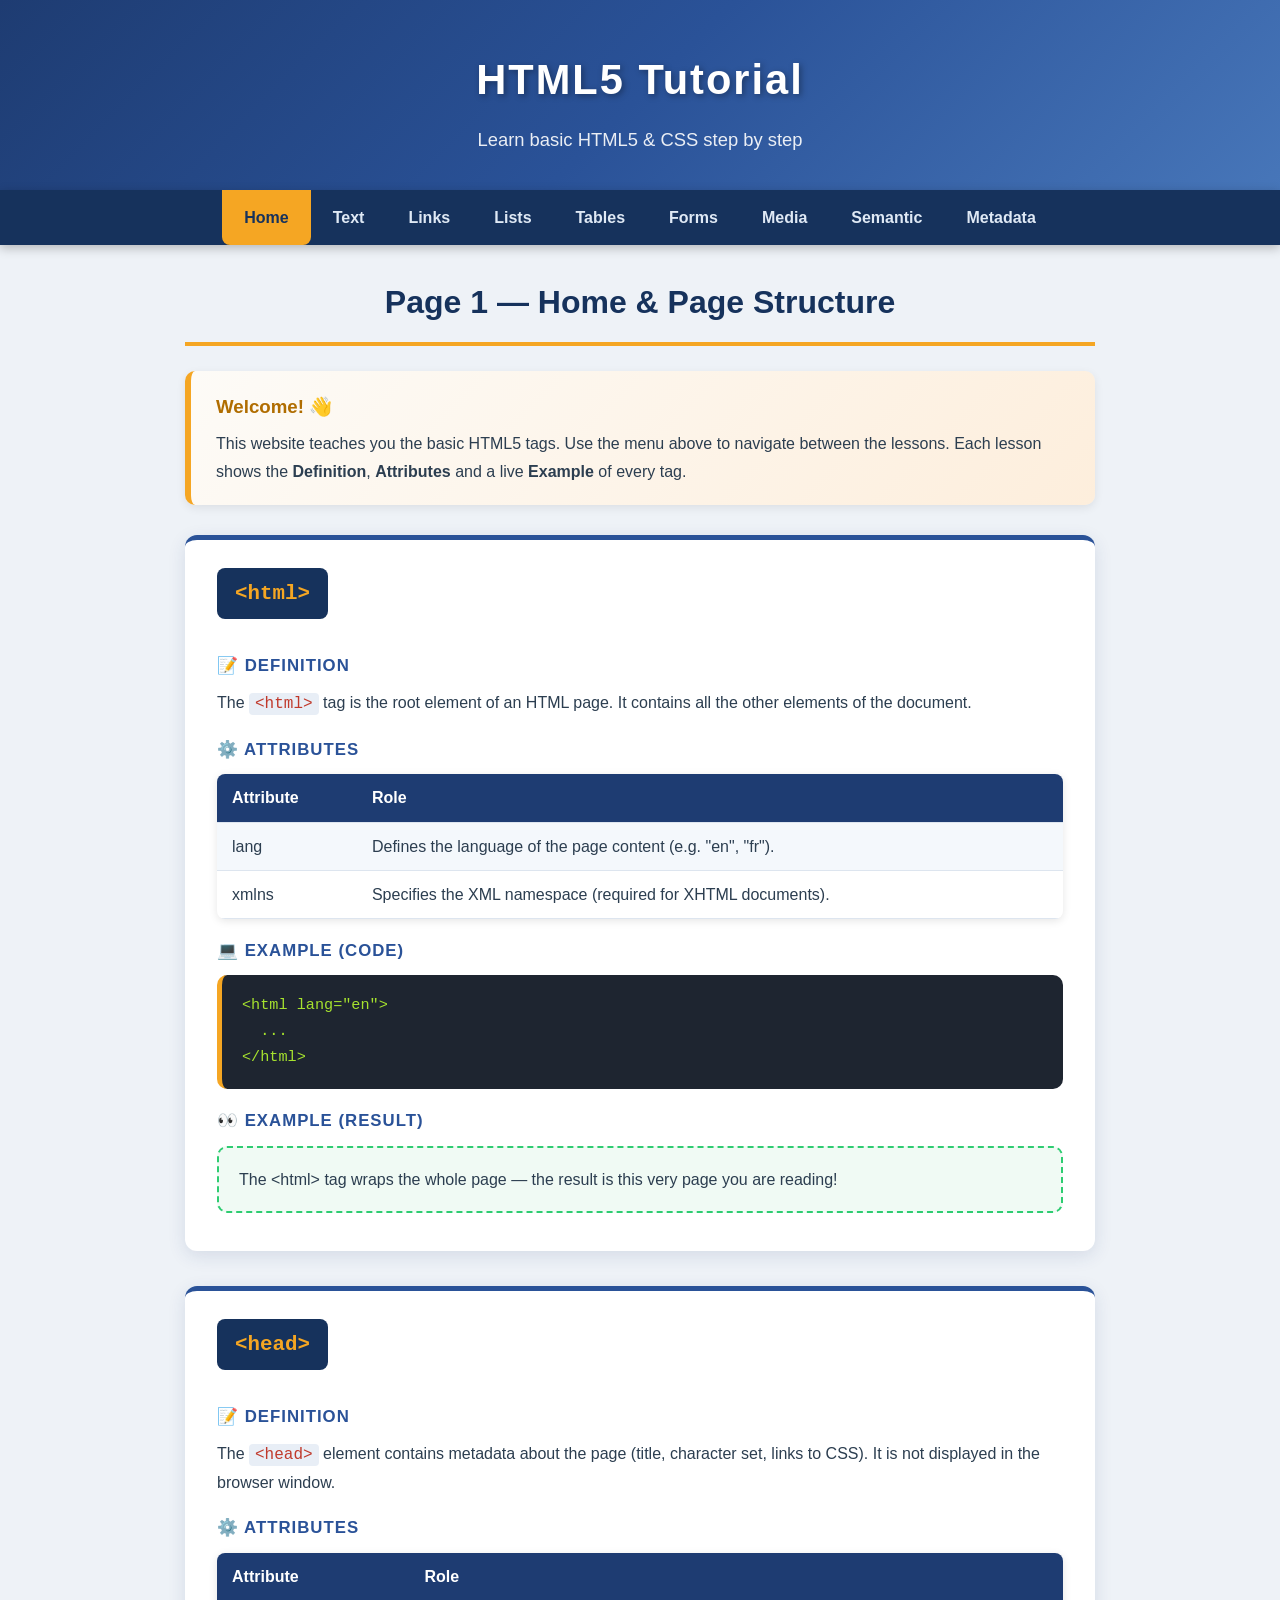
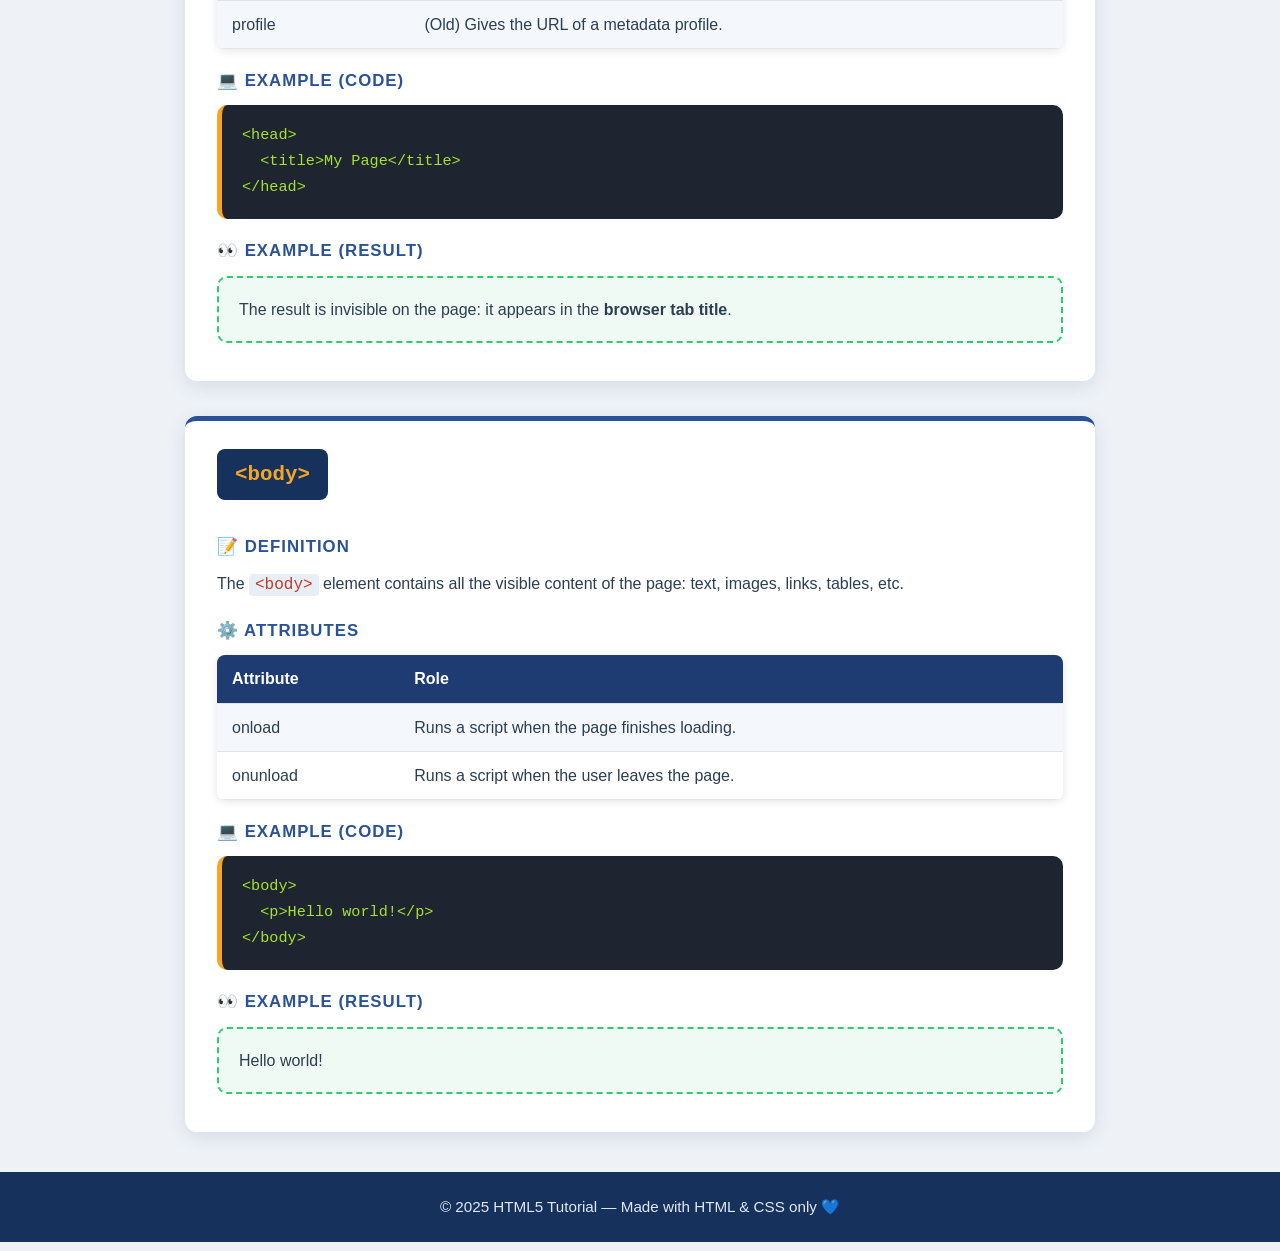
<file: index.html>
<!DOCTYPE html>
<html lang="en">
<head>
    <meta charset="UTF-8">
    <meta name="viewport" content="width=device-width, initial-scale=1.0">
    <title>Home &amp; Page Structure | HTML5 Tutorial</title>
    <link rel="stylesheet" href="css/style.css">
</head>
<body>

<header>
    <h1>HTML5 Tutorial</h1>
    <p>Learn basic HTML5 &amp; CSS step by step</p>
</header>

<nav>
    <ul>
        <li><a href="index.html" class="active">Home</a></li>
        <li><a href="text.html">Text</a></li>
        <li><a href="links.html">Links</a></li>
        <li><a href="lists.html">Lists</a></li>
        <li><a href="tables.html">Tables</a></li>
        <li><a href="forms.html">Forms</a></li>
        <li><a href="media.html">Media</a></li>
        <li><a href="semantic.html">Semantic</a></li>
        <li><a href="metadata.html">Metadata</a></li>
    </ul>
</nav>

<main>
    <h2 class="page-title">Page 1 — Home &amp; Page Structure</h2>

    <section class="intro-card">
        <h3>Welcome! 👋</h3>
        <p>This website teaches you the basic HTML5 tags. Use the menu above to
        navigate between the lessons. Each lesson shows the <strong>Definition</strong>,
        <strong>Attributes</strong> and a live <strong>Example</strong> of every tag.</p>
    </section>

    <!-- ===== Tag 1 : html ===== -->
    <article class="tag-card">
        <h3 class="tag-name">&lt;html&gt;</h3>

        <h4>📝 Definition</h4>
        <p>The <code>&lt;html&gt;</code> tag is the root element of an HTML page.
        It contains all the other elements of the document.</p>

        <h4>⚙️ Attributes</h4>
        <table>
            <tr><th>Attribute</th><th>Role</th></tr>
            <tr><td>lang</td><td>Defines the language of the page content (e.g. "en", "fr").</td></tr>
            <tr><td>xmlns</td><td>Specifies the XML namespace (required for XHTML documents).</td></tr>
        </table>

        <h4>💻 Example (code)</h4>
        <pre><code>&lt;html lang="en"&gt;
  ...
&lt;/html&gt;</code></pre>

        <h4>👀 Example (result)</h4>
        <div class="result">
            <p>The &lt;html&gt; tag wraps the whole page — the result is this very page you are reading!</p>
        </div>
    </article>

    <!-- ===== Tag 2 : head ===== -->
    <article class="tag-card">
        <h3 class="tag-name">&lt;head&gt;</h3>

        <h4>📝 Definition</h4>
        <p>The <code>&lt;head&gt;</code> element contains metadata about the page
        (title, character set, links to CSS). It is not displayed in the browser window.</p>

        <h4>⚙️ Attributes</h4>
        <table>
            <tr><th>Attribute</th><th>Role</th></tr>
            <tr><td>profile</td><td>(Old) Gives the URL of a metadata profile.</td></tr>
        </table>

        <h4>💻 Example (code)</h4>
        <pre><code>&lt;head&gt;
  &lt;title&gt;My Page&lt;/title&gt;
&lt;/head&gt;</code></pre>

        <h4>👀 Example (result)</h4>
        <div class="result">
            <p>The result is invisible on the page: it appears in the <strong>browser tab title</strong>.</p>
        </div>
    </article>

    <!-- ===== Tag 3 : body ===== -->
    <article class="tag-card">
        <h3 class="tag-name">&lt;body&gt;</h3>

        <h4>📝 Definition</h4>
        <p>The <code>&lt;body&gt;</code> element contains all the visible content
        of the page: text, images, links, tables, etc.</p>

        <h4>⚙️ Attributes</h4>
        <table>
            <tr><th>Attribute</th><th>Role</th></tr>
            <tr><td>onload</td><td>Runs a script when the page finishes loading.</td></tr>
            <tr><td>onunload</td><td>Runs a script when the user leaves the page.</td></tr>
        </table>

        <h4>💻 Example (code)</h4>
        <pre><code>&lt;body&gt;
  &lt;p&gt;Hello world!&lt;/p&gt;
&lt;/body&gt;</code></pre>

        <h4>👀 Example (result)</h4>
        <div class="result">
            <p>Hello world!</p>
        </div>
    </article>
</main>

<footer>
    <p>© 2025 HTML5 Tutorial — Made with HTML &amp; CSS only 💙</p>
</footer>

</body>
</html>
</file>
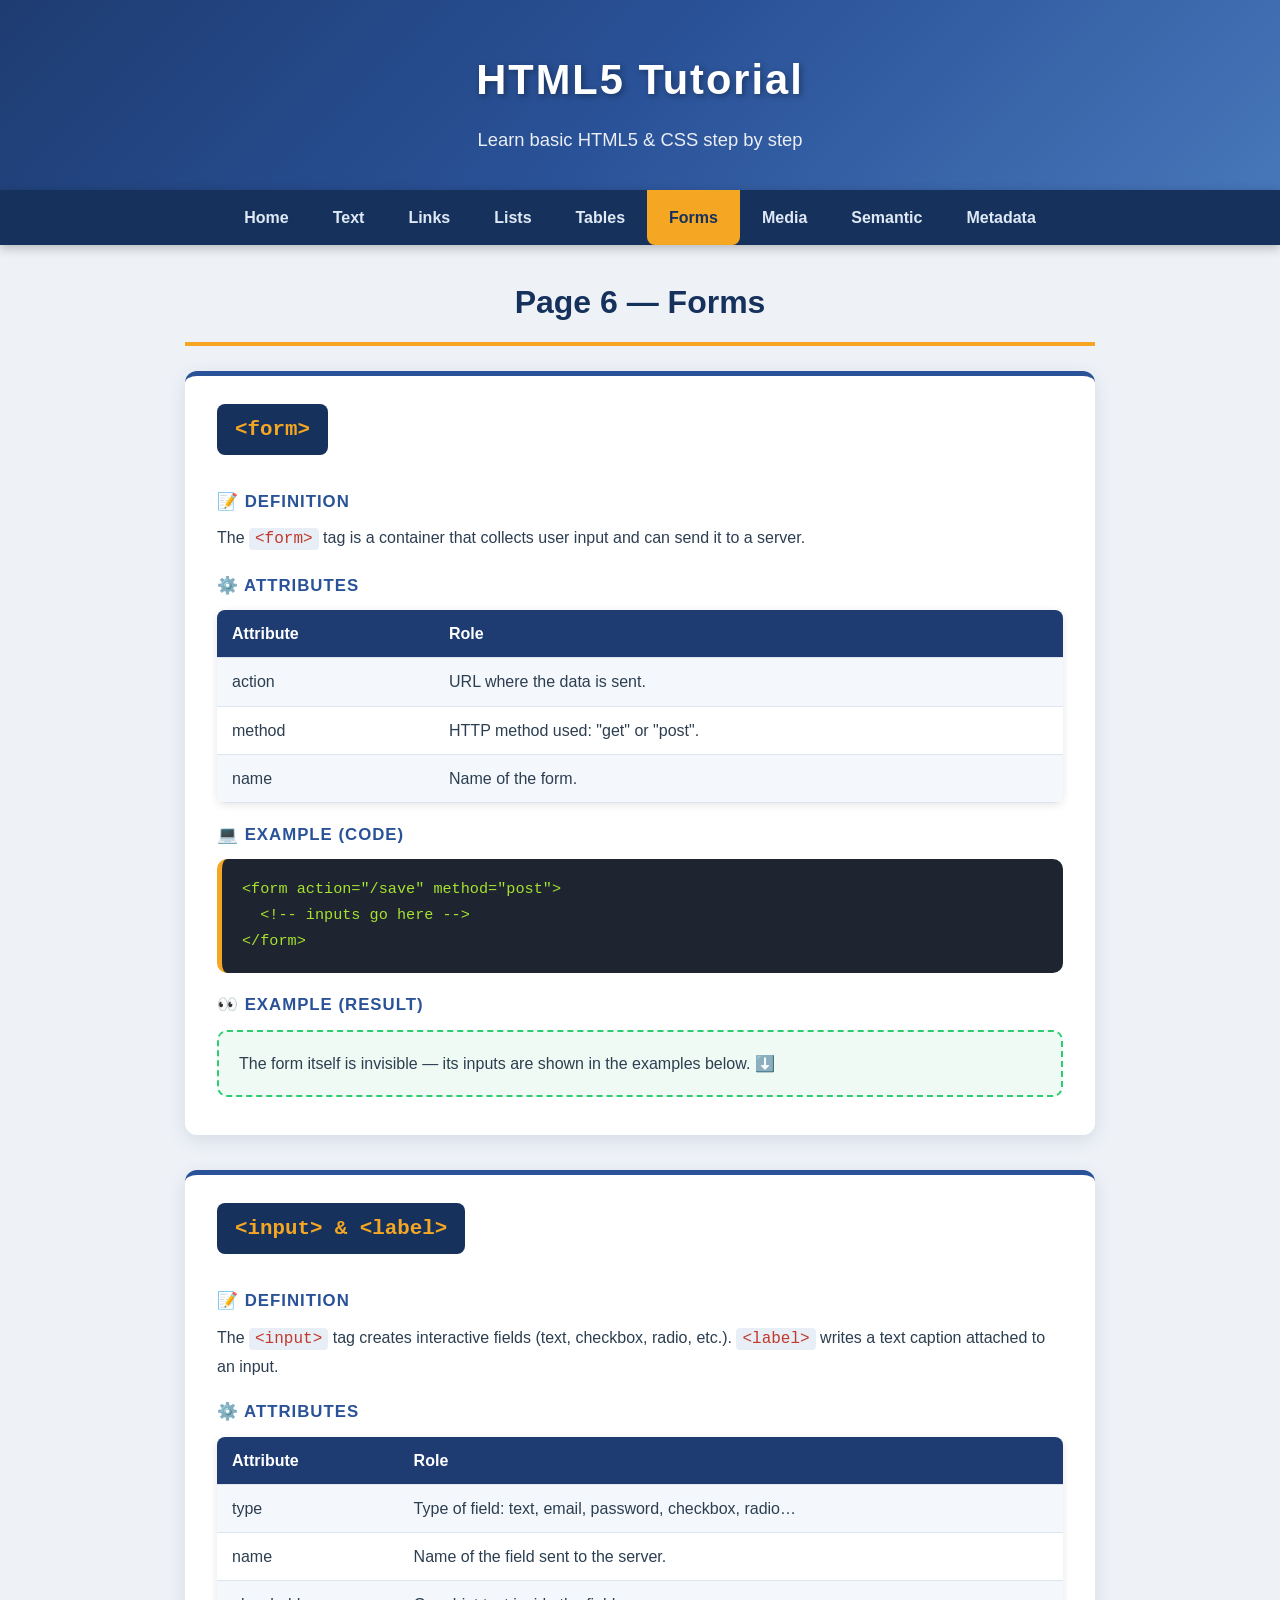
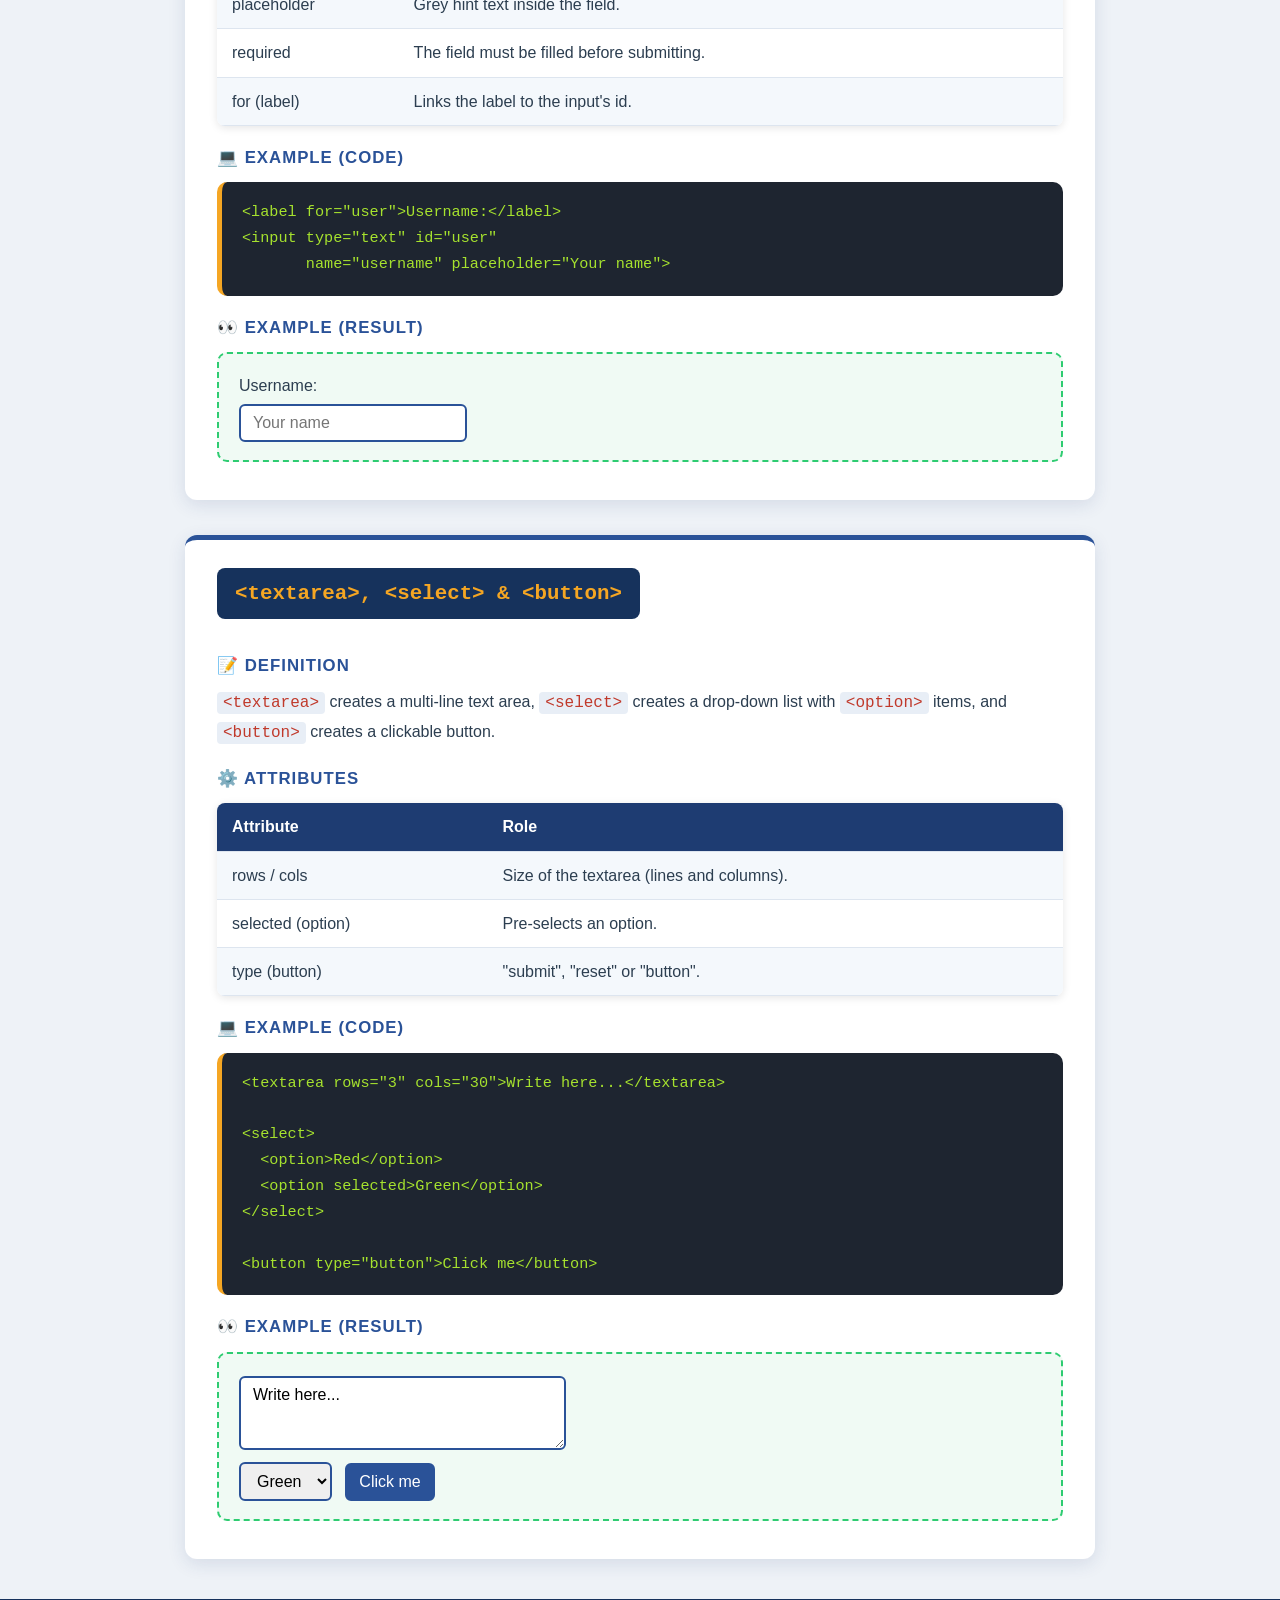
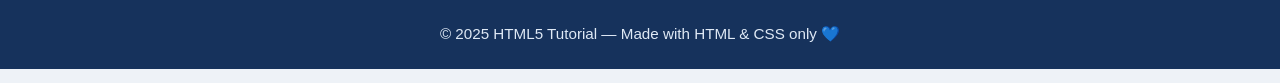
<file: forms.html>
<!DOCTYPE html>
<html lang="en">
<head>
    <meta charset="UTF-8">
    <meta name="viewport" content="width=device-width, initial-scale=1.0">
    <title>Forms | HTML5 Tutorial</title>
    <link rel="stylesheet" href="css/style.css">
</head>
<body>

<header>
    <h1>HTML5 Tutorial</h1>
    <p>Learn basic HTML5 &amp; CSS step by step</p>
</header>

<nav>
    <ul>
        <li><a href="index.html">Home</a></li>
        <li><a href="text.html">Text</a></li>
        <li><a href="links.html">Links</a></li>
        <li><a href="lists.html">Lists</a></li>
        <li><a href="tables.html">Tables</a></li>
        <li><a href="forms.html" class="active">Forms</a></li>
        <li><a href="media.html">Media</a></li>
        <li><a href="semantic.html">Semantic</a></li>
        <li><a href="metadata.html">Metadata</a></li>
    </ul>
</nav>

<main>
    <h2 class="page-title">Page 6 — Forms</h2>

    <!-- ===== form ===== -->
    <article class="tag-card">
        <h3 class="tag-name">&lt;form&gt;</h3>

        <h4>📝 Definition</h4>
        <p>The <code>&lt;form&gt;</code> tag is a container that collects user input
        and can send it to a server.</p>

        <h4>⚙️ Attributes</h4>
        <table>
            <tr><th>Attribute</th><th>Role</th></tr>
            <tr><td>action</td><td>URL where the data is sent.</td></tr>
            <tr><td>method</td><td>HTTP method used: "get" or "post".</td></tr>
            <tr><td>name</td><td>Name of the form.</td></tr>
        </table>

        <h4>💻 Example (code)</h4>
        <pre><code>&lt;form action="/save" method="post"&gt;
  &lt;!-- inputs go here --&gt;
&lt;/form&gt;</code></pre>

        <h4>👀 Example (result)</h4>
        <div class="result">
            <p>The form itself is invisible — its inputs are shown in the examples below. ⬇️</p>
        </div>
    </article>

    <!-- ===== input / label ===== -->
    <article class="tag-card">
        <h3 class="tag-name">&lt;input&gt; &amp; &lt;label&gt;</h3>

        <h4>📝 Definition</h4>
        <p>The <code>&lt;input&gt;</code> tag creates interactive fields (text,
        checkbox, radio, etc.). <code>&lt;label&gt;</code> writes a text caption
        attached to an input.</p>

        <h4>⚙️ Attributes</h4>
        <table>
            <tr><th>Attribute</th><th>Role</th></tr>
            <tr><td>type</td><td>Type of field: text, email, password, checkbox, radio…</td></tr>
            <tr><td>name</td><td>Name of the field sent to the server.</td></tr>
            <tr><td>placeholder</td><td>Grey hint text inside the field.</td></tr>
            <tr><td>required</td><td>The field must be filled before submitting.</td></tr>
            <tr><td>for (label)</td><td>Links the label to the input's id.</td></tr>
        </table>

        <h4>💻 Example (code)</h4>
        <pre><code>&lt;label for="user"&gt;Username:&lt;/label&gt;
&lt;input type="text" id="user"
       name="username" placeholder="Your name"&gt;</code></pre>

        <h4>👀 Example (result)</h4>
        <div class="result">
            <p><label for="user">Username:</label><br>
            <input type="text" id="user" name="username" placeholder="Your name"></p>
        </div>
    </article>

    <!-- ===== textarea / select / button ===== -->
    <article class="tag-card">
        <h3 class="tag-name">&lt;textarea&gt;, &lt;select&gt; &amp; &lt;button&gt;</h3>

        <h4>📝 Definition</h4>
        <p><code>&lt;textarea&gt;</code> creates a multi-line text area,
        <code>&lt;select&gt;</code> creates a drop-down list with
        <code>&lt;option&gt;</code> items, and <code>&lt;button&gt;</code> creates
        a clickable button.</p>

        <h4>⚙️ Attributes</h4>
        <table>
            <tr><th>Attribute</th><th>Role</th></tr>
            <tr><td>rows / cols</td><td>Size of the textarea (lines and columns).</td></tr>
            <tr><td>selected (option)</td><td>Pre-selects an option.</td></tr>
            <tr><td>type (button)</td><td>"submit", "reset" or "button".</td></tr>
        </table>

        <h4>💻 Example (code)</h4>
        <pre><code>&lt;textarea rows="3" cols="30"&gt;Write here...&lt;/textarea&gt;

&lt;select&gt;
  &lt;option&gt;Red&lt;/option&gt;
  &lt;option selected&gt;Green&lt;/option&gt;
&lt;/select&gt;

&lt;button type="button"&gt;Click me&lt;/button&gt;</code></pre>

        <h4>👀 Example (result)</h4>
        <div class="result">
            <p><textarea rows="3" cols="30">Write here...</textarea></p>
            <p>
                <select>
                    <option>Red</option>
                    <option selected>Green</option>
                </select>
                &nbsp;
                <button type="button">Click me</button>
            </p>
        </div>
    </article>
</main>

<footer>
    <p>© 2025 HTML5 Tutorial — Made with HTML &amp; CSS only 💙</p>
</footer>

</body>
</html>
</file>
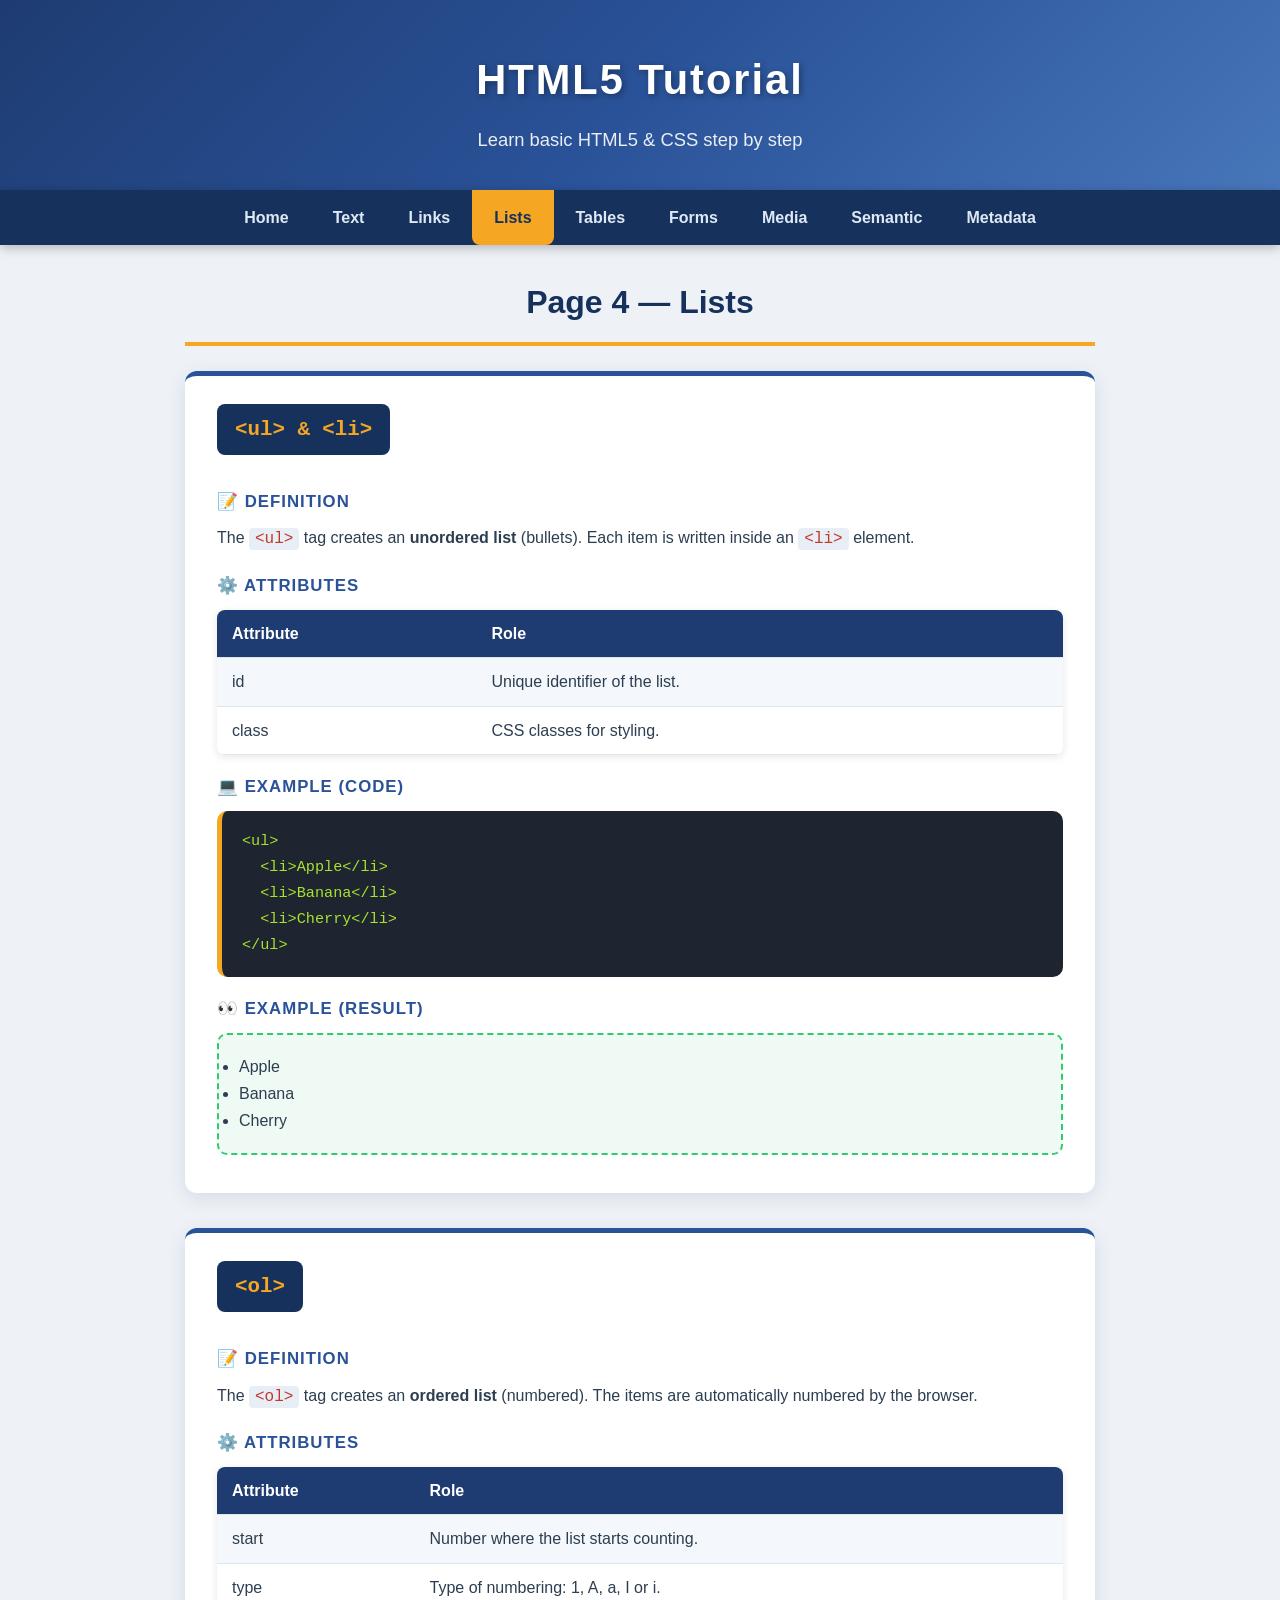
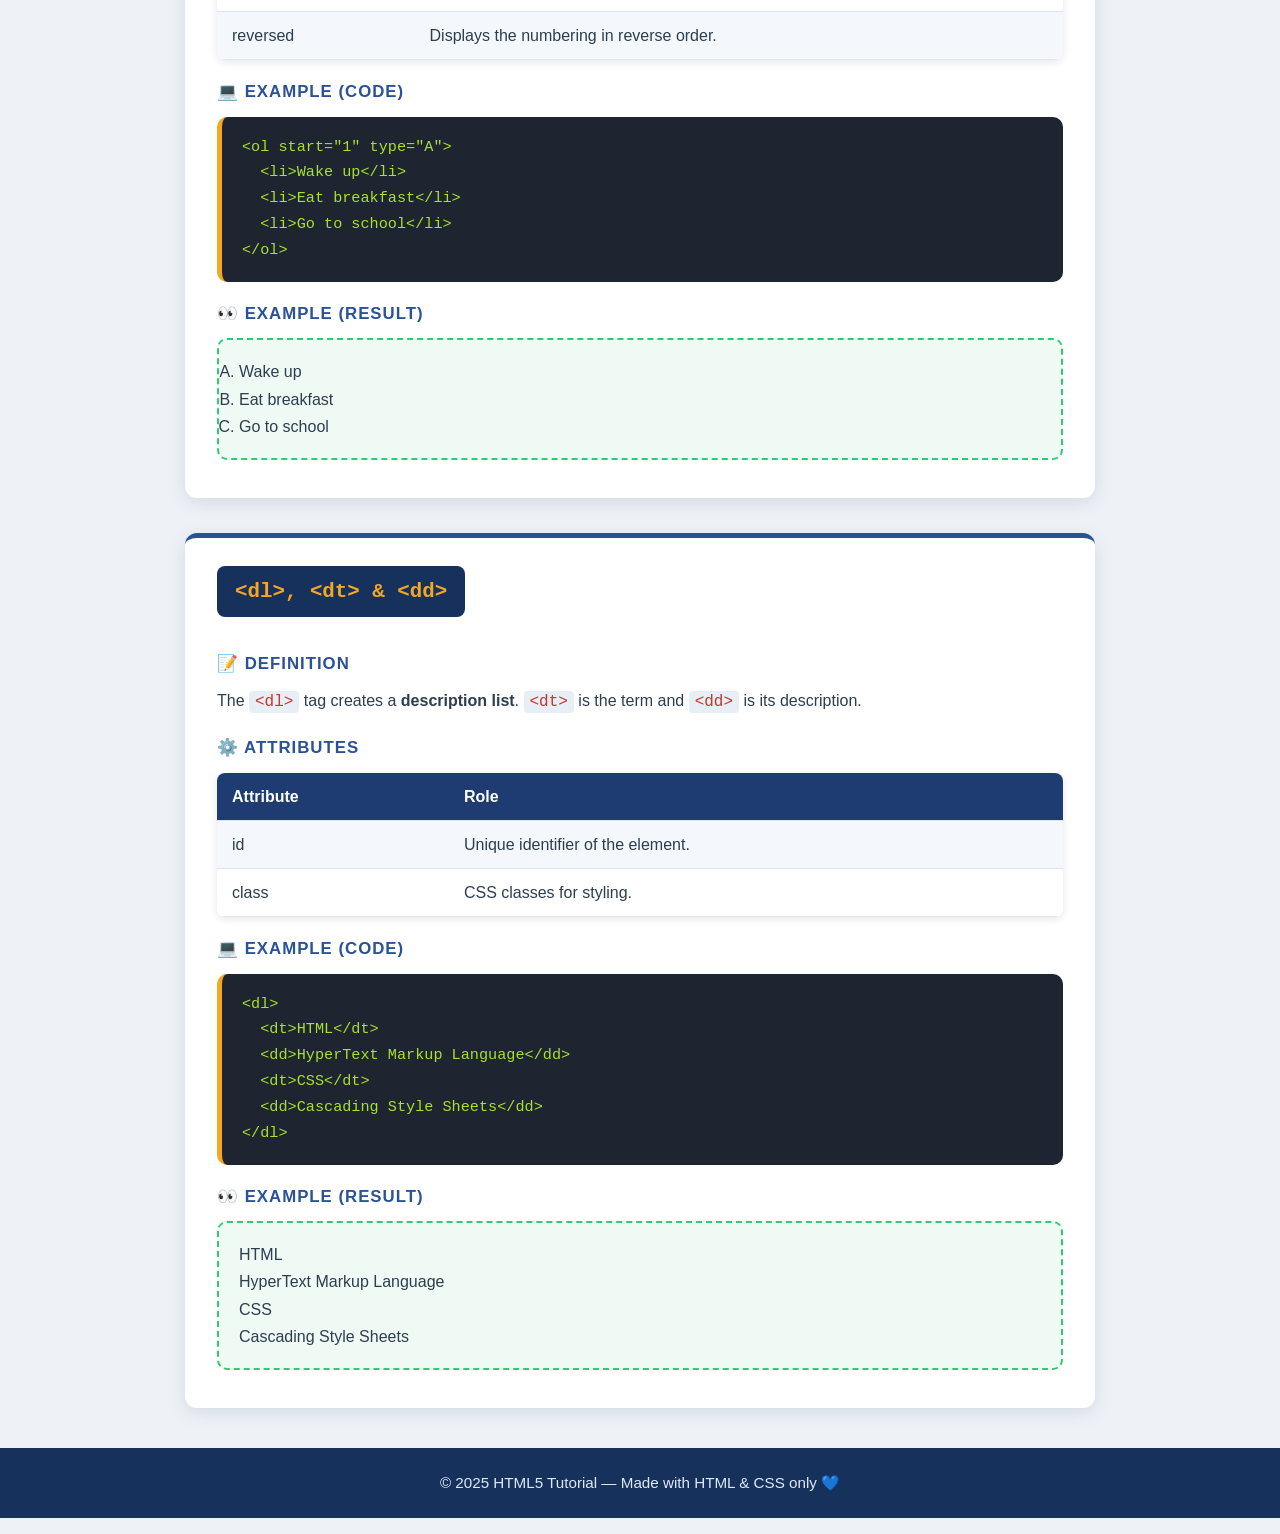
<file: lists.html>
<!DOCTYPE html>
<html lang="en">
<head>
    <meta charset="UTF-8">
    <meta name="viewport" content="width=device-width, initial-scale=1.0">
    <title>Lists | HTML5 Tutorial</title>
    <link rel="stylesheet" href="css/style.css">
</head>
<body>

<header>
    <h1>HTML5 Tutorial</h1>
    <p>Learn basic HTML5 &amp; CSS step by step</p>
</header>

<nav>
    <ul>
        <li><a href="index.html">Home</a></li>
        <li><a href="text.html">Text</a></li>
        <li><a href="links.html">Links</a></li>
        <li><a href="lists.html" class="active">Lists</a></li>
        <li><a href="tables.html">Tables</a></li>
        <li><a href="forms.html">Forms</a></li>
        <li><a href="media.html">Media</a></li>
        <li><a href="semantic.html">Semantic</a></li>
        <li><a href="metadata.html">Metadata</a></li>
    </ul>
</nav>

<main>
    <h2 class="page-title">Page 4 — Lists</h2>

    <!-- ===== ul ===== -->
    <article class="tag-card">
        <h3 class="tag-name">&lt;ul&gt; &amp; &lt;li&gt;</h3>

        <h4>📝 Definition</h4>
        <p>The <code>&lt;ul&gt;</code> tag creates an <strong>unordered list</strong>
        (bullets). Each item is written inside an <code>&lt;li&gt;</code> element.</p>

        <h4>⚙️ Attributes</h4>
        <table>
            <tr><th>Attribute</th><th>Role</th></tr>
            <tr><td>id</td><td>Unique identifier of the list.</td></tr>
            <tr><td>class</td><td>CSS classes for styling.</td></tr>
        </table>

        <h4>💻 Example (code)</h4>
        <pre><code>&lt;ul&gt;
  &lt;li&gt;Apple&lt;/li&gt;
  &lt;li&gt;Banana&lt;/li&gt;
  &lt;li&gt;Cherry&lt;/li&gt;
&lt;/ul&gt;</code></pre>

        <h4>👀 Example (result)</h4>
        <div class="result">
            <ul>
                <li>Apple</li>
                <li>Banana</li>
                <li>Cherry</li>
            </ul>
        </div>
    </article>

    <!-- ===== ol ===== -->
    <article class="tag-card">
        <h3 class="tag-name">&lt;ol&gt;</h3>

        <h4>📝 Definition</h4>
        <p>The <code>&lt;ol&gt;</code> tag creates an <strong>ordered list</strong>
        (numbered). The items are automatically numbered by the browser.</p>

        <h4>⚙️ Attributes</h4>
        <table>
            <tr><th>Attribute</th><th>Role</th></tr>
            <tr><td>start</td><td>Number where the list starts counting.</td></tr>
            <tr><td>type</td><td>Type of numbering: 1, A, a, I or i.</td></tr>
            <tr><td>reversed</td><td>Displays the numbering in reverse order.</td></tr>
        </table>

        <h4>💻 Example (code)</h4>
        <pre><code>&lt;ol start="1" type="A"&gt;
  &lt;li&gt;Wake up&lt;/li&gt;
  &lt;li&gt;Eat breakfast&lt;/li&gt;
  &lt;li&gt;Go to school&lt;/li&gt;
&lt;/ol&gt;</code></pre>

        <h4>👀 Example (result)</h4>
        <div class="result">
            <ol start="1" type="A">
                <li>Wake up</li>
                <li>Eat breakfast</li>
                <li>Go to school</li>
            </ol>
        </div>
    </article>

    <!-- ===== dl ===== -->
    <article class="tag-card">
        <h3 class="tag-name">&lt;dl&gt;, &lt;dt&gt; &amp; &lt;dd&gt;</h3>

        <h4>📝 Definition</h4>
        <p>The <code>&lt;dl&gt;</code> tag creates a <strong>description list</strong>.
        <code>&lt;dt&gt;</code> is the term and <code>&lt;dd&gt;</code> is its description.</p>

        <h4>⚙️ Attributes</h4>
        <table>
            <tr><th>Attribute</th><th>Role</th></tr>
            <tr><td>id</td><td>Unique identifier of the element.</td></tr>
            <tr><td>class</td><td>CSS classes for styling.</td></tr>
        </table>

        <h4>💻 Example (code)</h4>
        <pre><code>&lt;dl&gt;
  &lt;dt&gt;HTML&lt;/dt&gt;
  &lt;dd&gt;HyperText Markup Language&lt;/dd&gt;
  &lt;dt&gt;CSS&lt;/dt&gt;
  &lt;dd&gt;Cascading Style Sheets&lt;/dd&gt;
&lt;/dl&gt;</code></pre>

        <h4>👀 Example (result)</h4>
        <div class="result">
            <dl>
                <dt>HTML</dt>
                <dd>HyperText Markup Language</dd>
                <dt>CSS</dt>
                <dd>Cascading Style Sheets</dd>
            </dl>
        </div>
    </article>
</main>

<footer>
    <p>© 2025 HTML5 Tutorial — Made with HTML &amp; CSS only 💙</p>
</footer>

</body>
</html>
</file>
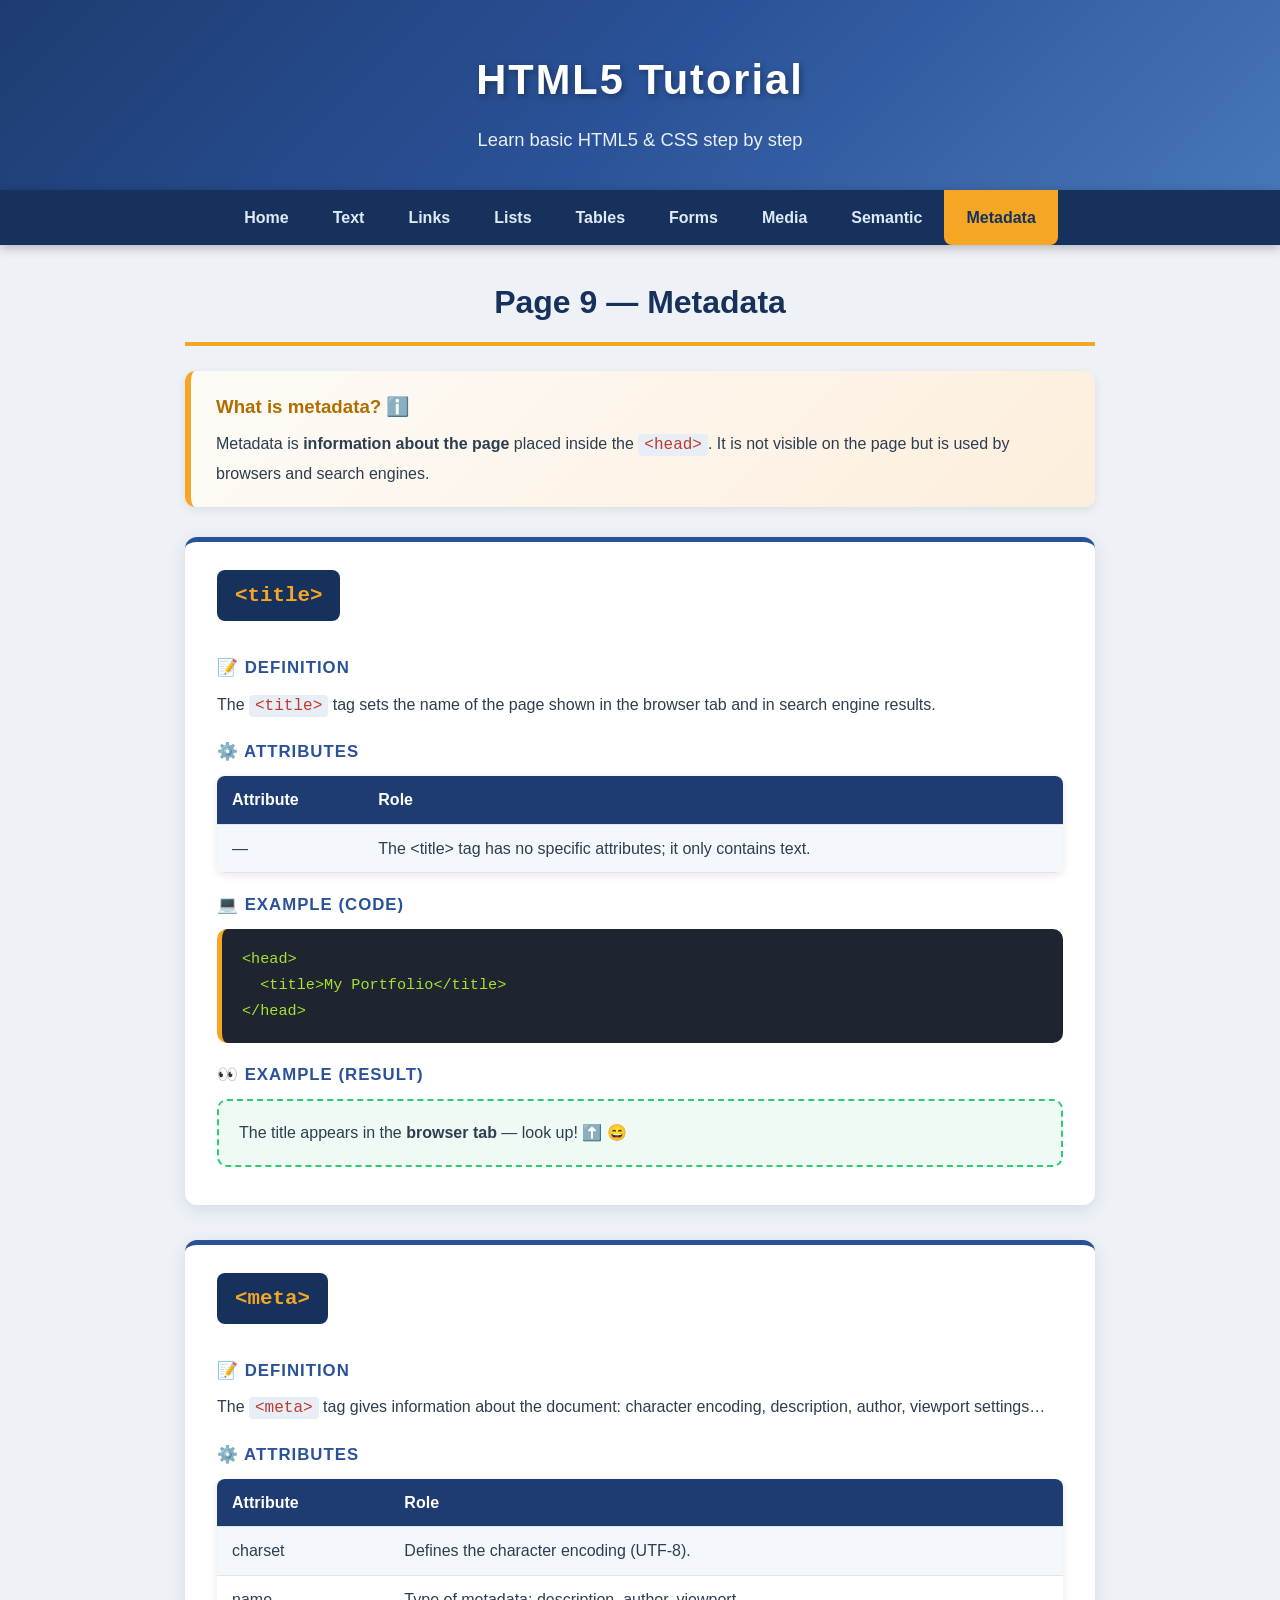
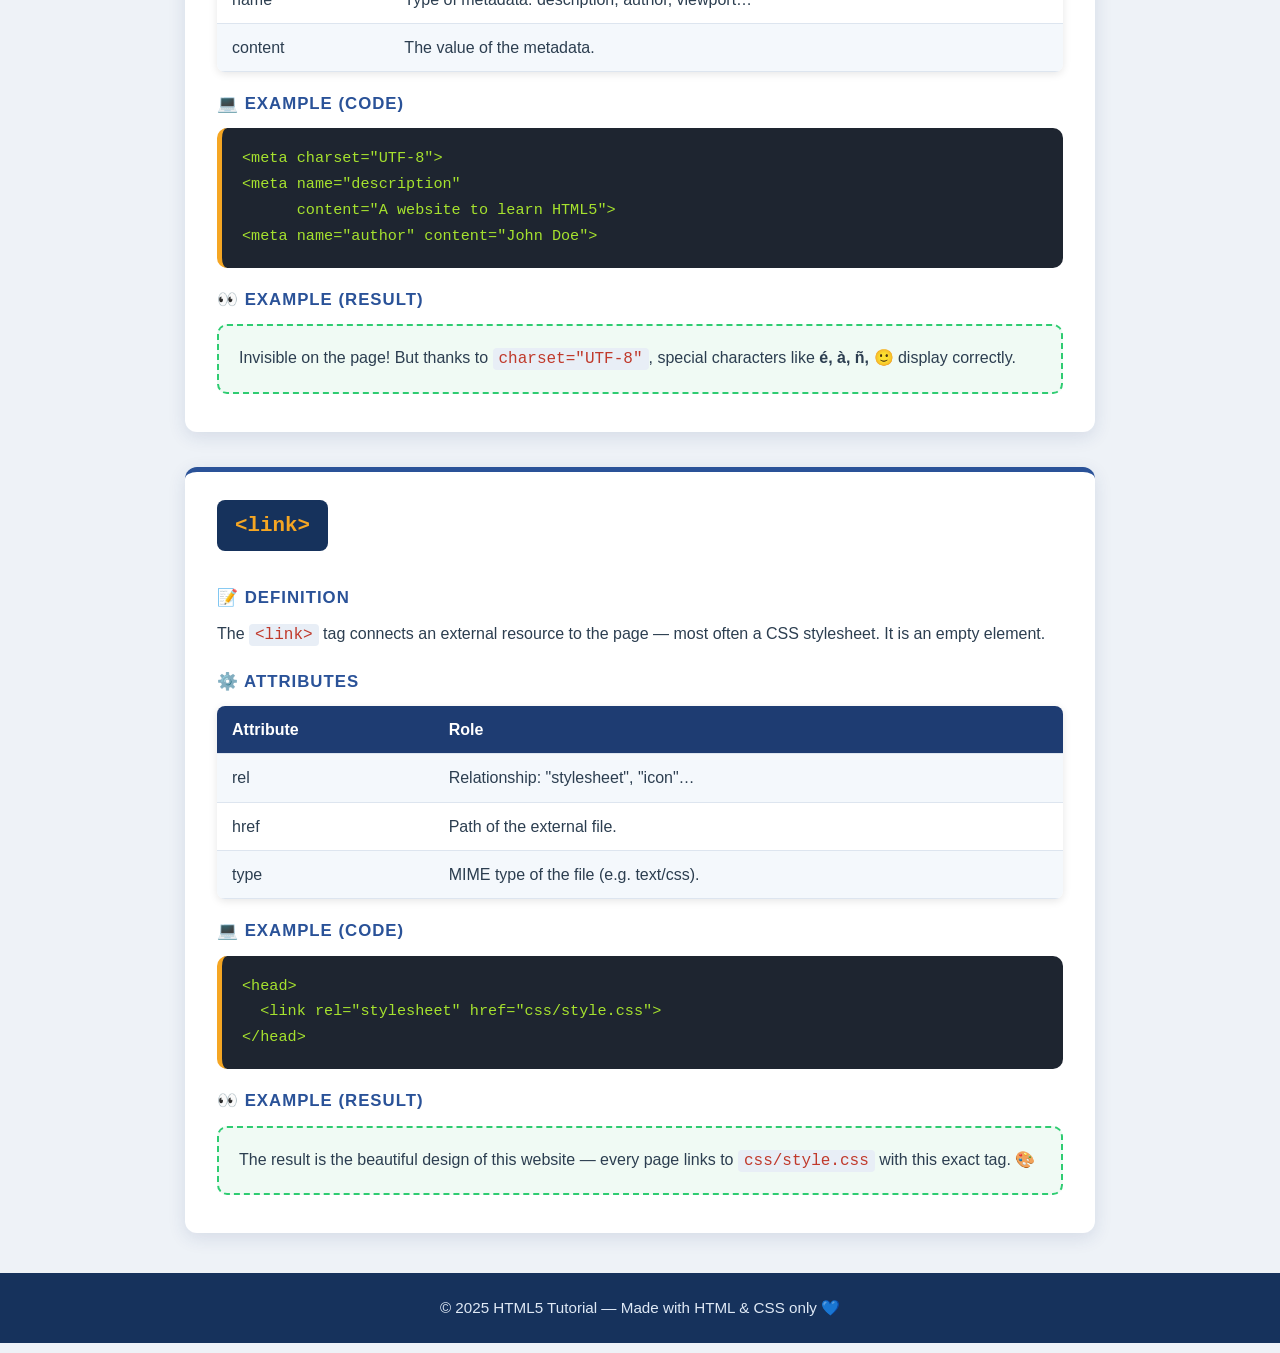
<file: metadata.html>
<!DOCTYPE html>
<html lang="en">
<head>
    <meta charset="UTF-8">
    <meta name="viewport" content="width=device-width, initial-scale=1.0">
    <title>Metadata | HTML5 Tutorial</title>
    <link rel="stylesheet" href="css/style.css">
</head>
<body>

<header>
    <h1>HTML5 Tutorial</h1>
    <p>Learn basic HTML5 &amp; CSS step by step</p>
</header>

<nav>
    <ul>
        <li><a href="index.html">Home</a></li>
        <li><a href="text.html">Text</a></li>
        <li><a href="links.html">Links</a></li>
        <li><a href="lists.html">Lists</a></li>
        <li><a href="tables.html">Tables</a></li>
        <li><a href="forms.html">Forms</a></li>
        <li><a href="media.html">Media</a></li>
        <li><a href="semantic.html">Semantic</a></li>
        <li><a href="metadata.html" class="active">Metadata</a></li>
    </ul>
</nav>

<main>
    <h2 class="page-title">Page 9 — Metadata</h2>

    <section class="intro-card">
        <h3>What is metadata? ℹ️</h3>
        <p>Metadata is <strong>information about the page</strong> placed inside
        the <code>&lt;head&gt;</code>. It is not visible on the page but is used
        by browsers and search engines.</p>
    </section>

    <!-- ===== title ===== -->
    <article class="tag-card">
        <h3 class="tag-name">&lt;title&gt;</h3>

        <h4>📝 Definition</h4>
        <p>The <code>&lt;title&gt;</code> tag sets the name of the page shown in
        the browser tab and in search engine results.</p>

        <h4>⚙️ Attributes</h4>
        <table>
            <tr><th>Attribute</th><th>Role</th></tr>
            <tr><td>—</td><td>The &lt;title&gt; tag has no specific attributes; it only contains text.</td></tr>
        </table>

        <h4>💻 Example (code)</h4>
        <pre><code>&lt;head&gt;
  &lt;title&gt;My Portfolio&lt;/title&gt;
&lt;/head&gt;</code></pre>

        <h4>👀 Example (result)</h4>
        <div class="result">
            <p>The title appears in the <strong>browser tab</strong> — look up! ⬆️ 😄</p>
        </div>
    </article>

    <!-- ===== meta ===== -->
    <article class="tag-card">
        <h3 class="tag-name">&lt;meta&gt;</h3>

        <h4>📝 Definition</h4>
        <p>The <code>&lt;meta&gt;</code> tag gives information about the document:
        character encoding, description, author, viewport settings…</p>

        <h4>⚙️ Attributes</h4>
        <table>
            <tr><th>Attribute</th><th>Role</th></tr>
            <tr><td>charset</td><td>Defines the character encoding (UTF-8).</td></tr>
            <tr><td>name</td><td>Type of metadata: description, author, viewport…</td></tr>
            <tr><td>content</td><td>The value of the metadata.</td></tr>
        </table>

        <h4>💻 Example (code)</h4>
        <pre><code>&lt;meta charset="UTF-8"&gt;
&lt;meta name="description"
      content="A website to learn HTML5"&gt;
&lt;meta name="author" content="John Doe"&gt;</code></pre>

        <h4>👀 Example (result)</h4>
        <div class="result">
            <p>Invisible on the page! But thanks to <code>charset="UTF-8"</code>,
            special characters like <strong>é, à, ñ, 🙂</strong> display correctly.</p>
        </div>
    </article>

    <!-- ===== link ===== -->
    <article class="tag-card">
        <h3 class="tag-name">&lt;link&gt;</h3>

        <h4>📝 Definition</h4>
        <p>The <code>&lt;link&gt;</code> tag connects an external resource to the
        page — most often a CSS stylesheet. It is an empty element.</p>

        <h4>⚙️ Attributes</h4>
        <table>
            <tr><th>Attribute</th><th>Role</th></tr>
            <tr><td>rel</td><td>Relationship: "stylesheet", "icon"…</td></tr>
            <tr><td>href</td><td>Path of the external file.</td></tr>
            <tr><td>type</td><td>MIME type of the file (e.g. text/css).</td></tr>
        </table>

        <h4>💻 Example (code)</h4>
        <pre><code>&lt;head&gt;
  &lt;link rel="stylesheet" href="css/style.css"&gt;
&lt;/head&gt;</code></pre>

        <h4>👀 Example (result)</h4>
        <div class="result">
            <p>The result is the beautiful design of this website — every page
            links to <code>css/style.css</code> with this exact tag. 🎨</p>
        </div>
    </article>
</main>

<footer>
    <p>© 2025 HTML5 Tutorial — Made with HTML &amp; CSS only 💙</p>
</footer>

</body>
</html>
</file>
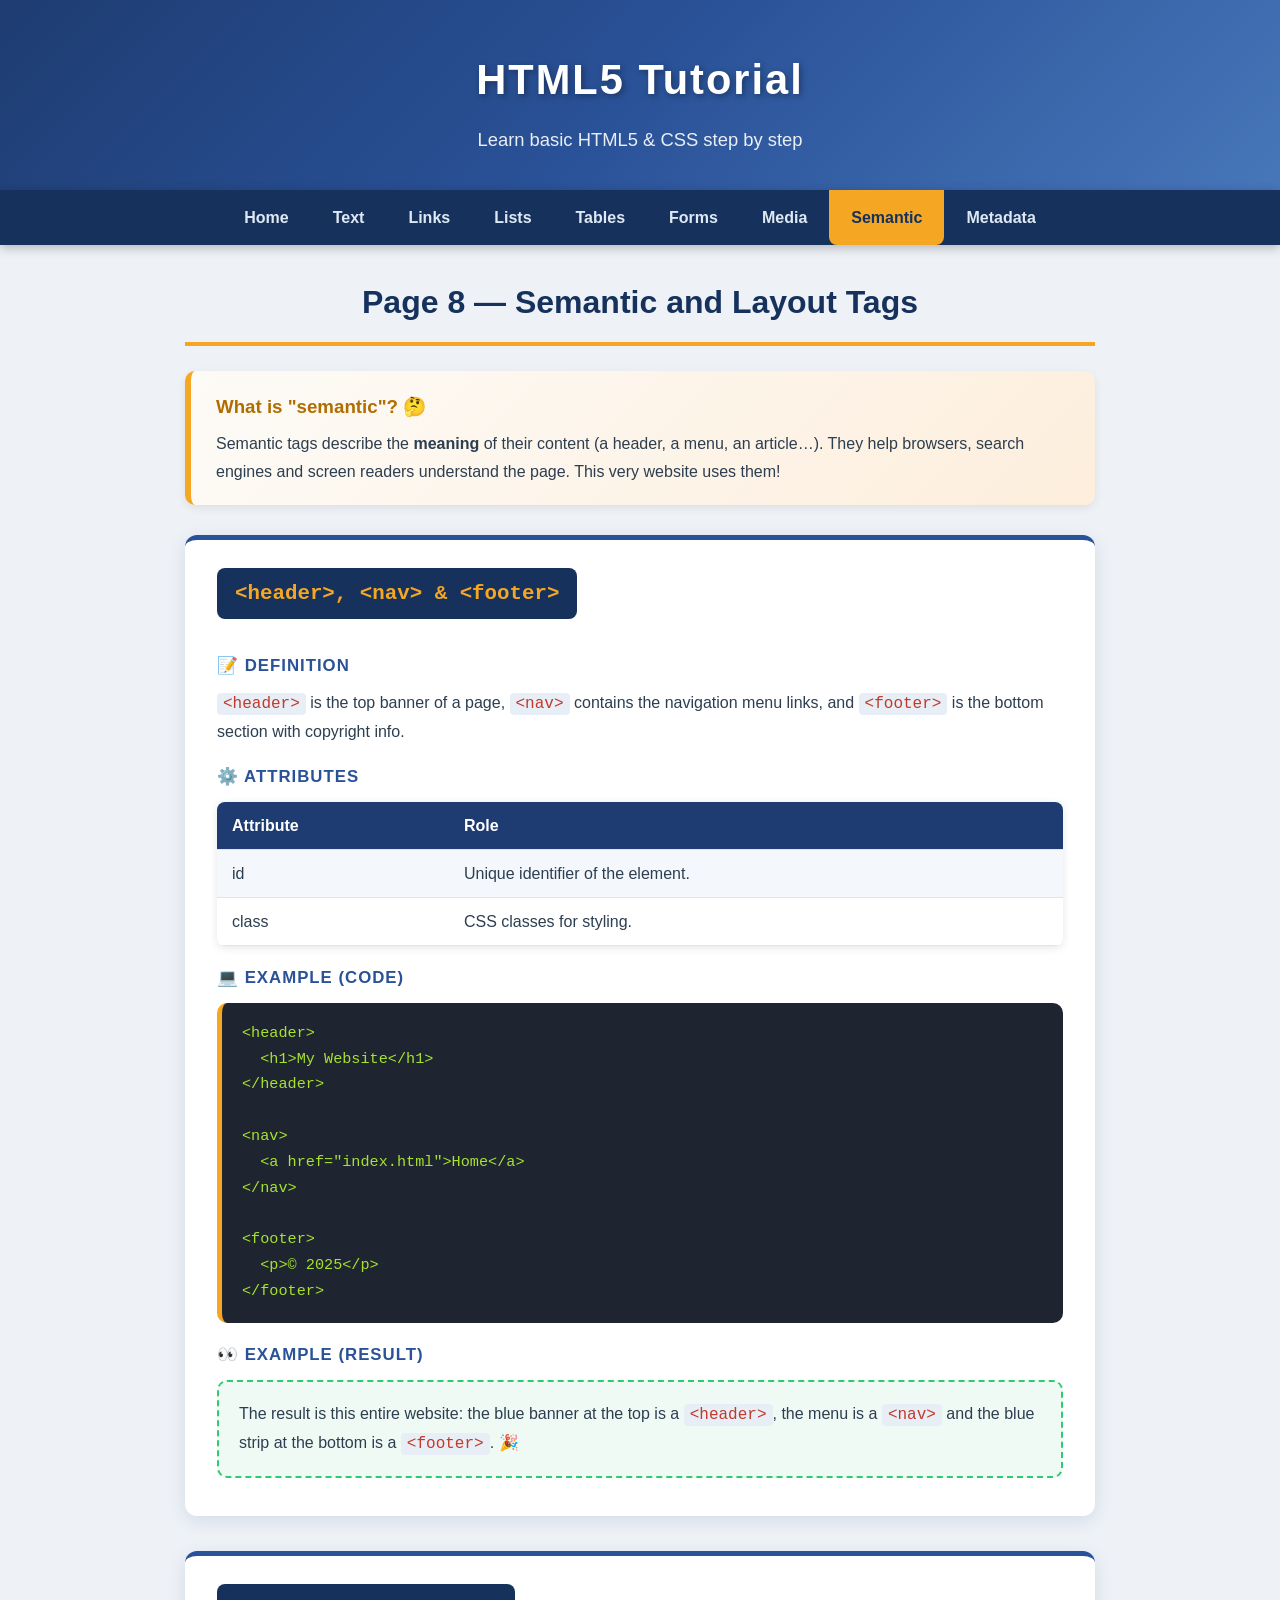
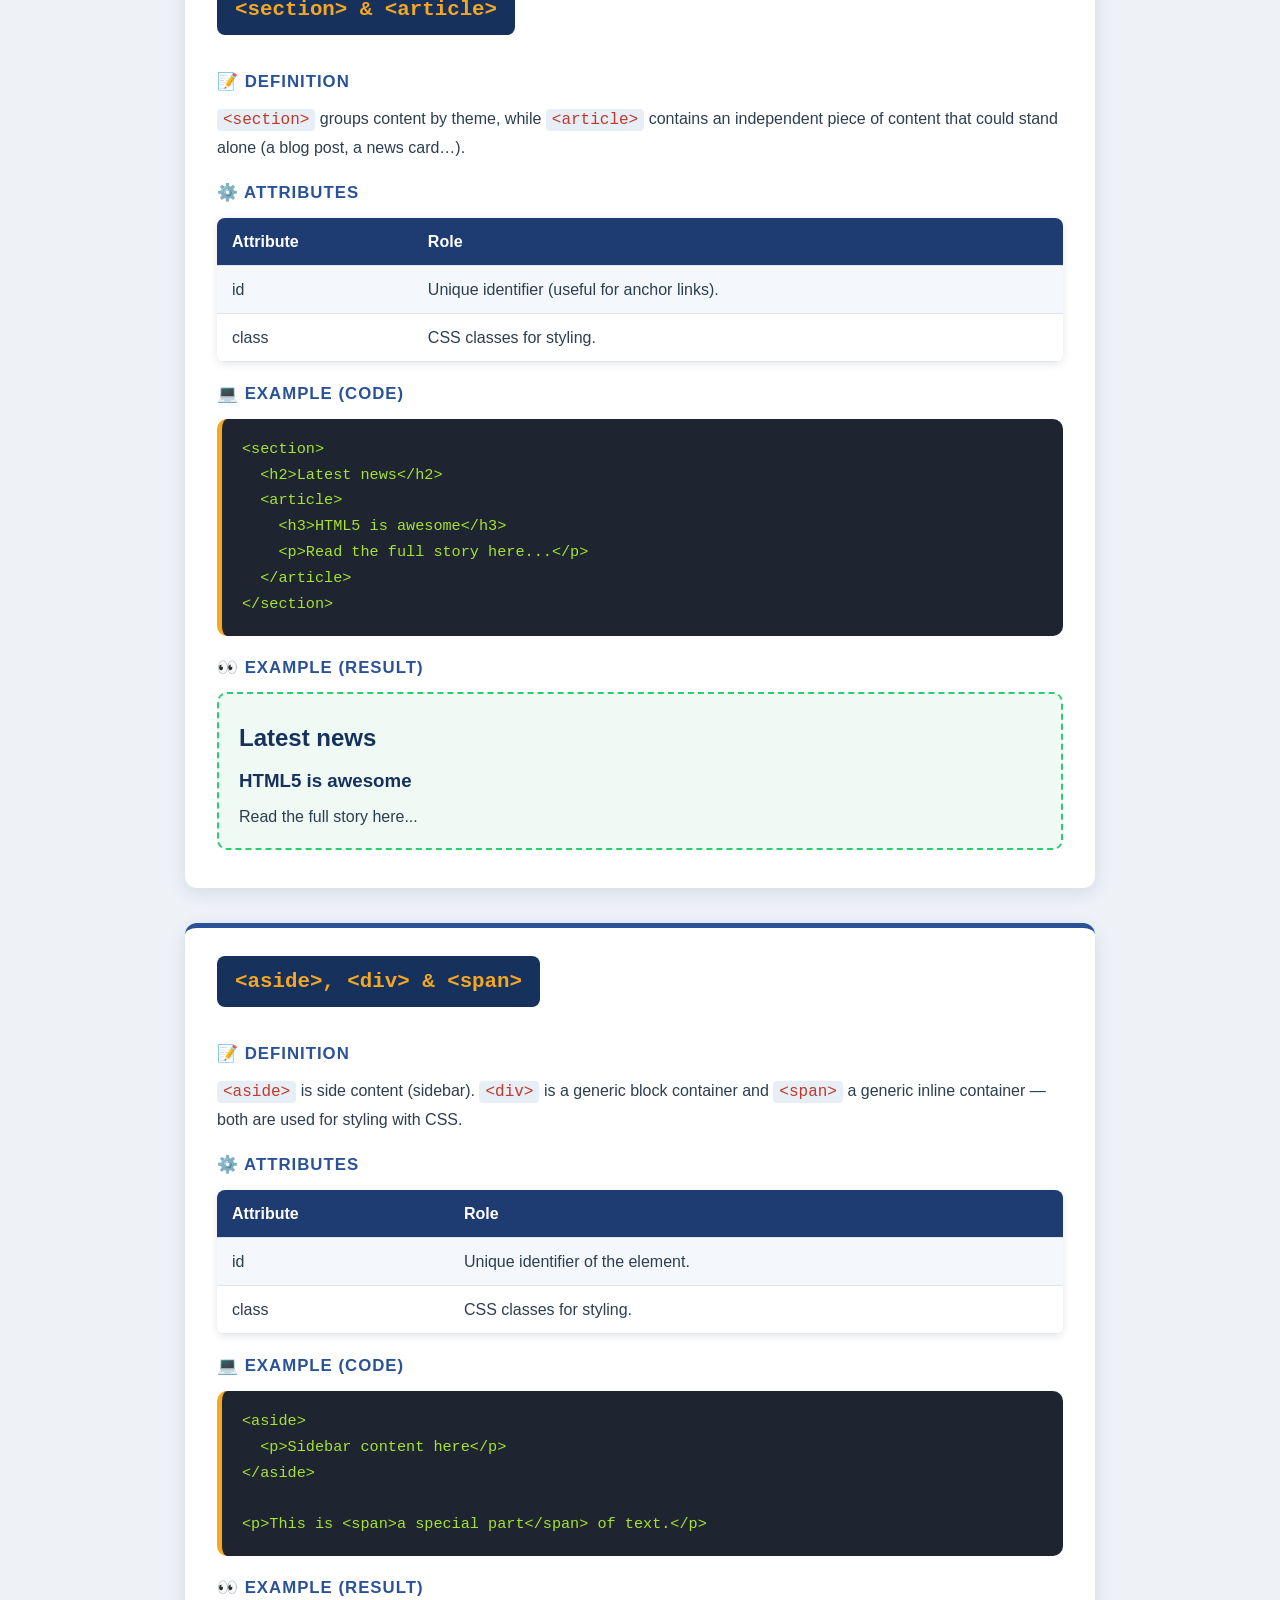
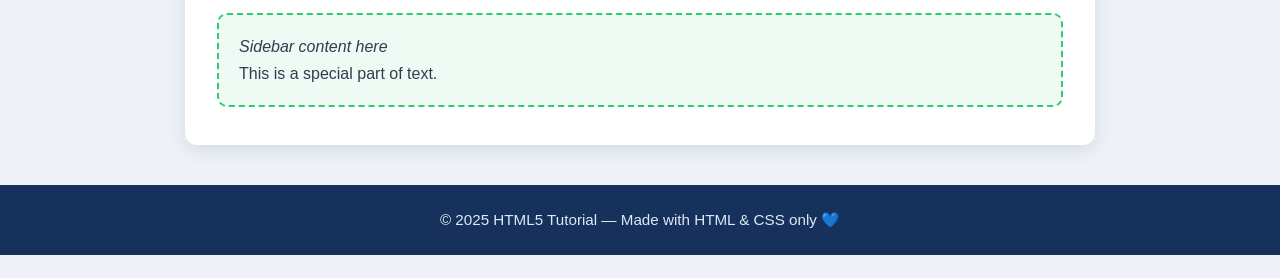
<file: semantic.html>
<!DOCTYPE html>
<html lang="en">
<head>
    <meta charset="UTF-8">
    <meta name="viewport" content="width=device-width, initial-scale=1.0">
    <title>Semantic &amp; Layout Tags | HTML5 Tutorial</title>
    <link rel="stylesheet" href="css/style.css">
</head>
<body>

<header>
    <h1>HTML5 Tutorial</h1>
    <p>Learn basic HTML5 &amp; CSS step by step</p>
</header>

<nav>
    <ul>
        <li><a href="index.html">Home</a></li>
        <li><a href="text.html">Text</a></li>
        <li><a href="links.html">Links</a></li>
        <li><a href="lists.html">Lists</a></li>
        <li><a href="tables.html">Tables</a></li>
        <li><a href="forms.html">Forms</a></li>
        <li><a href="media.html">Media</a></li>
        <li><a href="semantic.html" class="active">Semantic</a></li>
        <li><a href="metadata.html">Metadata</a></li>
    </ul>
</nav>

<main>
    <h2 class="page-title">Page 8 — Semantic and Layout Tags</h2>

    <section class="intro-card">
        <h3>What is "semantic"? 🤔</h3>
        <p>Semantic tags describe the <strong>meaning</strong> of their content
        (a header, a menu, an article…). They help browsers, search engines and
        screen readers understand the page. This very website uses them!</p>
    </section>

    <!-- ===== header / nav / footer ===== -->
    <article class="tag-card">
        <h3 class="tag-name">&lt;header&gt;, &lt;nav&gt; &amp; &lt;footer&gt;</h3>

        <h4>📝 Definition</h4>
        <p><code>&lt;header&gt;</code> is the top banner of a page,
        <code>&lt;nav&gt;</code> contains the navigation menu links, and
        <code>&lt;footer&gt;</code> is the bottom section with copyright info.</p>

        <h4>⚙️ Attributes</h4>
        <table>
            <tr><th>Attribute</th><th>Role</th></tr>
            <tr><td>id</td><td>Unique identifier of the element.</td></tr>
            <tr><td>class</td><td>CSS classes for styling.</td></tr>
        </table>

        <h4>💻 Example (code)</h4>
        <pre><code>&lt;header&gt;
  &lt;h1&gt;My Website&lt;/h1&gt;
&lt;/header&gt;

&lt;nav&gt;
  &lt;a href="index.html"&gt;Home&lt;/a&gt;
&lt;/nav&gt;

&lt;footer&gt;
  &lt;p&gt;© 2025&lt;/p&gt;
&lt;/footer&gt;</code></pre>

        <h4>👀 Example (result)</h4>
        <div class="result">
            <p>The result is this entire website: the blue banner at the top is
            a <code>&lt;header&gt;</code>, the menu is a <code>&lt;nav&gt;</code>
            and the blue strip at the bottom is a <code>&lt;footer&gt;</code>. 🎉</p>
        </div>
    </article>

    <!-- ===== section / article ===== -->
    <article class="tag-card">
        <h3 class="tag-name">&lt;section&gt; &amp; &lt;article&gt;</h3>

        <h4>📝 Definition</h4>
        <p><code>&lt;section&gt;</code> groups content by theme, while
        <code>&lt;article&gt;</code> contains an independent piece of content
        that could stand alone (a blog post, a news card…).</p>

        <h4>⚙️ Attributes</h4>
        <table>
            <tr><th>Attribute</th><th>Role</th></tr>
            <tr><td>id</td><td>Unique identifier (useful for anchor links).</td></tr>
            <tr><td>class</td><td>CSS classes for styling.</td></tr>
        </table>

        <h4>💻 Example (code)</h4>
        <pre><code>&lt;section&gt;
  &lt;h2&gt;Latest news&lt;/h2&gt;
  &lt;article&gt;
    &lt;h3&gt;HTML5 is awesome&lt;/h3&gt;
    &lt;p&gt;Read the full story here...&lt;/p&gt;
  &lt;/article&gt;
&lt;/section&gt;</code></pre>

        <h4>👀 Example (result)</h4>
        <div class="result">
            <section>
                <h2 style-note="demo">Latest news</h2>
                <article>
                    <h3>HTML5 is awesome</h3>
                    <p>Read the full story here...</p>
                </article>
            </section>
        </div>
    </article>

    <!-- ===== aside / div / span ===== -->
    <article class="tag-card">
        <h3 class="tag-name">&lt;aside&gt;, &lt;div&gt; &amp; &lt;span&gt;</h3>

        <h4>📝 Definition</h4>
        <p><code>&lt;aside&gt;</code> is side content (sidebar). <code>&lt;div&gt;</code>
        is a generic block container and <code>&lt;span&gt;</code> a generic inline
        container — both are used for styling with CSS.</p>

        <h4>⚙️ Attributes</h4>
        <table>
            <tr><th>Attribute</th><th>Role</th></tr>
            <tr><td>id</td><td>Unique identifier of the element.</td></tr>
            <tr><td>class</td><td>CSS classes for styling.</td></tr>
        </table>

        <h4>💻 Example (code)</h4>
        <pre><code>&lt;aside&gt;
  &lt;p&gt;Sidebar content here&lt;/p&gt;
&lt;/aside&gt;

&lt;p&gt;This is &lt;span&gt;a special part&lt;/span&gt; of text.&lt;/p&gt;</code></pre>

        <h4>👀 Example (result)</h4>
        <div class="result">
            <aside>
                <p><em>Sidebar content here</em></p>
            </aside>
            <p>This is a special part of text.</p>
        </div>
    </article>
</main>

<footer>
    <p>© 2025 HTML5 Tutorial — Made with HTML &amp; CSS only 💙</p>
</footer>

</body>
</html>
</file>
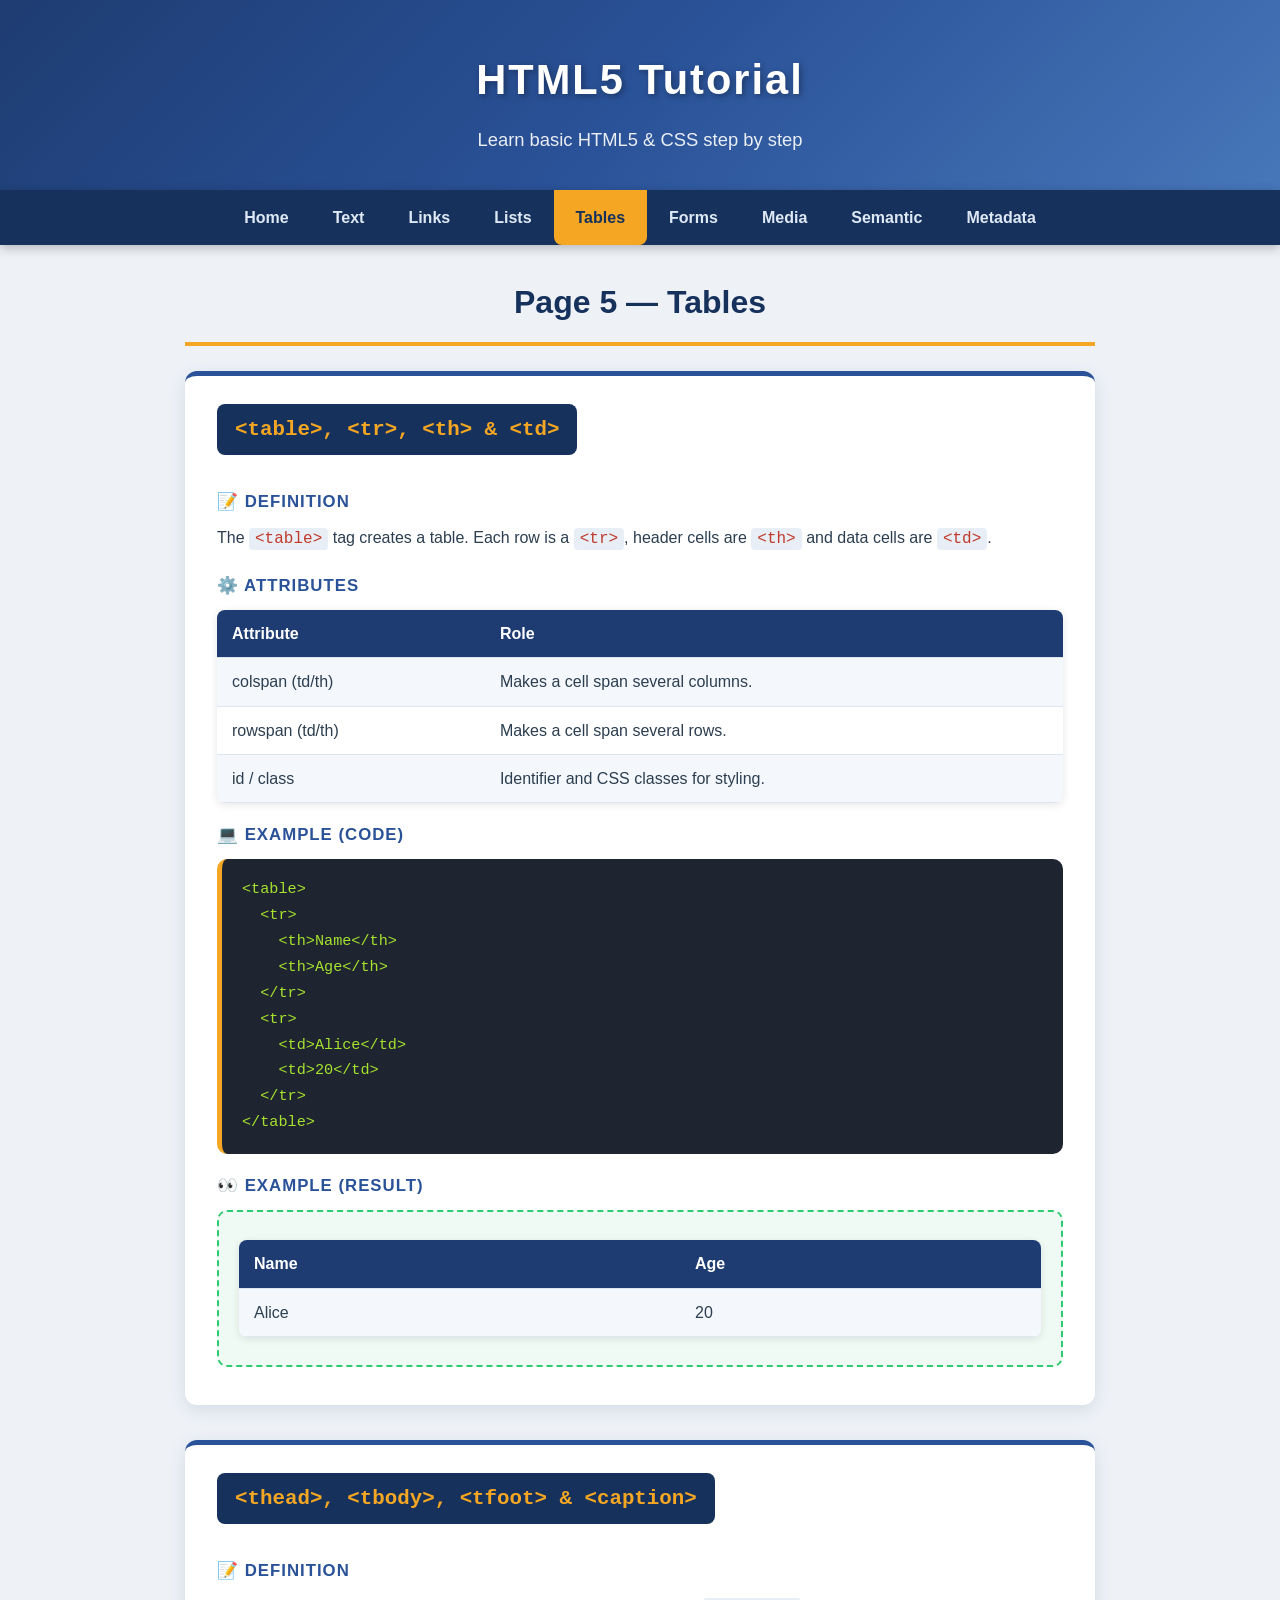
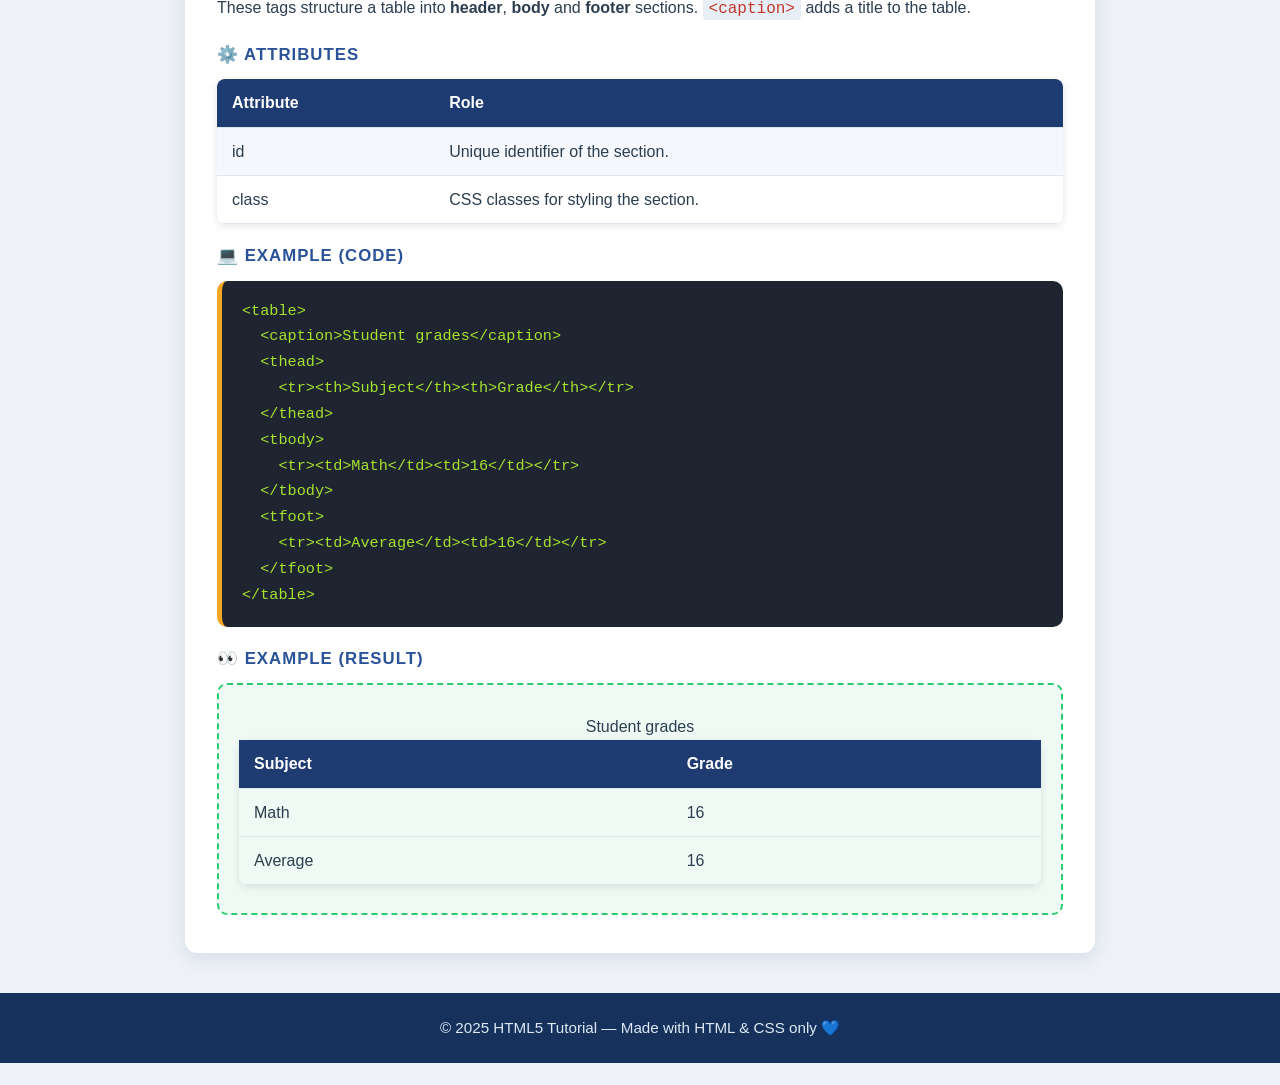
<file: tables.html>
<!DOCTYPE html>
<html lang="en">
<head>
    <meta charset="UTF-8">
    <meta name="viewport" content="width=device-width, initial-scale=1.0">
    <title>Tables | HTML5 Tutorial</title>
    <link rel="stylesheet" href="css/style.css">
</head>
<body>

<header>
    <h1>HTML5 Tutorial</h1>
    <p>Learn basic HTML5 &amp; CSS step by step</p>
</header>

<nav>
    <ul>
        <li><a href="index.html">Home</a></li>
        <li><a href="text.html">Text</a></li>
        <li><a href="links.html">Links</a></li>
        <li><a href="lists.html">Lists</a></li>
        <li><a href="tables.html" class="active">Tables</a></li>
        <li><a href="forms.html">Forms</a></li>
        <li><a href="media.html">Media</a></li>
        <li><a href="semantic.html">Semantic</a></li>
        <li><a href="metadata.html">Metadata</a></li>
    </ul>
</nav>

<main>
    <h2 class="page-title">Page 5 — Tables</h2>

    <!-- ===== table / tr / th / td ===== -->
    <article class="tag-card">
        <h3 class="tag-name">&lt;table&gt;, &lt;tr&gt;, &lt;th&gt; &amp; &lt;td&gt;</h3>

        <h4>📝 Definition</h4>
        <p>The <code>&lt;table&gt;</code> tag creates a table. Each row is a
        <code>&lt;tr&gt;</code>, header cells are <code>&lt;th&gt;</code> and data
        cells are <code>&lt;td&gt;</code>.</p>

        <h4>⚙️ Attributes</h4>
        <table>
            <tr><th>Attribute</th><th>Role</th></tr>
            <tr><td>colspan (td/th)</td><td>Makes a cell span several columns.</td></tr>
            <tr><td>rowspan (td/th)</td><td>Makes a cell span several rows.</td></tr>
            <tr><td>id / class</td><td>Identifier and CSS classes for styling.</td></tr>
        </table>

        <h4>💻 Example (code)</h4>
        <pre><code>&lt;table&gt;
  &lt;tr&gt;
    &lt;th&gt;Name&lt;/th&gt;
    &lt;th&gt;Age&lt;/th&gt;
  &lt;/tr&gt;
  &lt;tr&gt;
    &lt;td&gt;Alice&lt;/td&gt;
    &lt;td&gt;20&lt;/td&gt;
  &lt;/tr&gt;
&lt;/table&gt;</code></pre>

        <h4>👀 Example (result)</h4>
        <div class="result">
            <table>
                <tr><th>Name</th><th>Age</th></tr>
                <tr><td>Alice</td><td>20</td></tr>
            </table>
        </div>
    </article>

    <!-- ===== thead / tbody / tfoot / caption ===== -->
    <article class="tag-card">
        <h3 class="tag-name">&lt;thead&gt;, &lt;tbody&gt;, &lt;tfoot&gt; &amp; &lt;caption&gt;</h3>

        <h4>📝 Definition</h4>
        <p>These tags structure a table into <strong>header</strong>,
        <strong>body</strong> and <strong>footer</strong> sections.
        <code>&lt;caption&gt;</code> adds a title to the table.</p>

        <h4>⚙️ Attributes</h4>
        <table>
            <tr><th>Attribute</th><th>Role</th></tr>
            <tr><td>id</td><td>Unique identifier of the section.</td></tr>
            <tr><td>class</td><td>CSS classes for styling the section.</td></tr>
        </table>

        <h4>💻 Example (code)</h4>
        <pre><code>&lt;table&gt;
  &lt;caption&gt;Student grades&lt;/caption&gt;
  &lt;thead&gt;
    &lt;tr&gt;&lt;th&gt;Subject&lt;/th&gt;&lt;th&gt;Grade&lt;/th&gt;&lt;/tr&gt;
  &lt;/thead&gt;
  &lt;tbody&gt;
    &lt;tr&gt;&lt;td&gt;Math&lt;/td&gt;&lt;td&gt;16&lt;/td&gt;&lt;/tr&gt;
  &lt;/tbody&gt;
  &lt;tfoot&gt;
    &lt;tr&gt;&lt;td&gt;Average&lt;/td&gt;&lt;td&gt;16&lt;/td&gt;&lt;/tr&gt;
  &lt;/tfoot&gt;
&lt;/table&gt;</code></pre>

        <h4>👀 Example (result)</h4>
        <div class="result">
            <table>
                <caption>Student grades</caption>
                <thead>
                    <tr><th>Subject</th><th>Grade</th></tr>
                </thead>
                <tbody>
                    <tr><td>Math</td><td>16</td></tr>
                </tbody>
                <tfoot>
                    <tr><td>Average</td><td>16</td></tr>
                </tfoot>
            </table>
        </div>
    </article>
</main>

<footer>
    <p>© 2025 HTML5 Tutorial — Made with HTML &amp; CSS only 💙</p>
</footer>

</body>
</html>
</file>
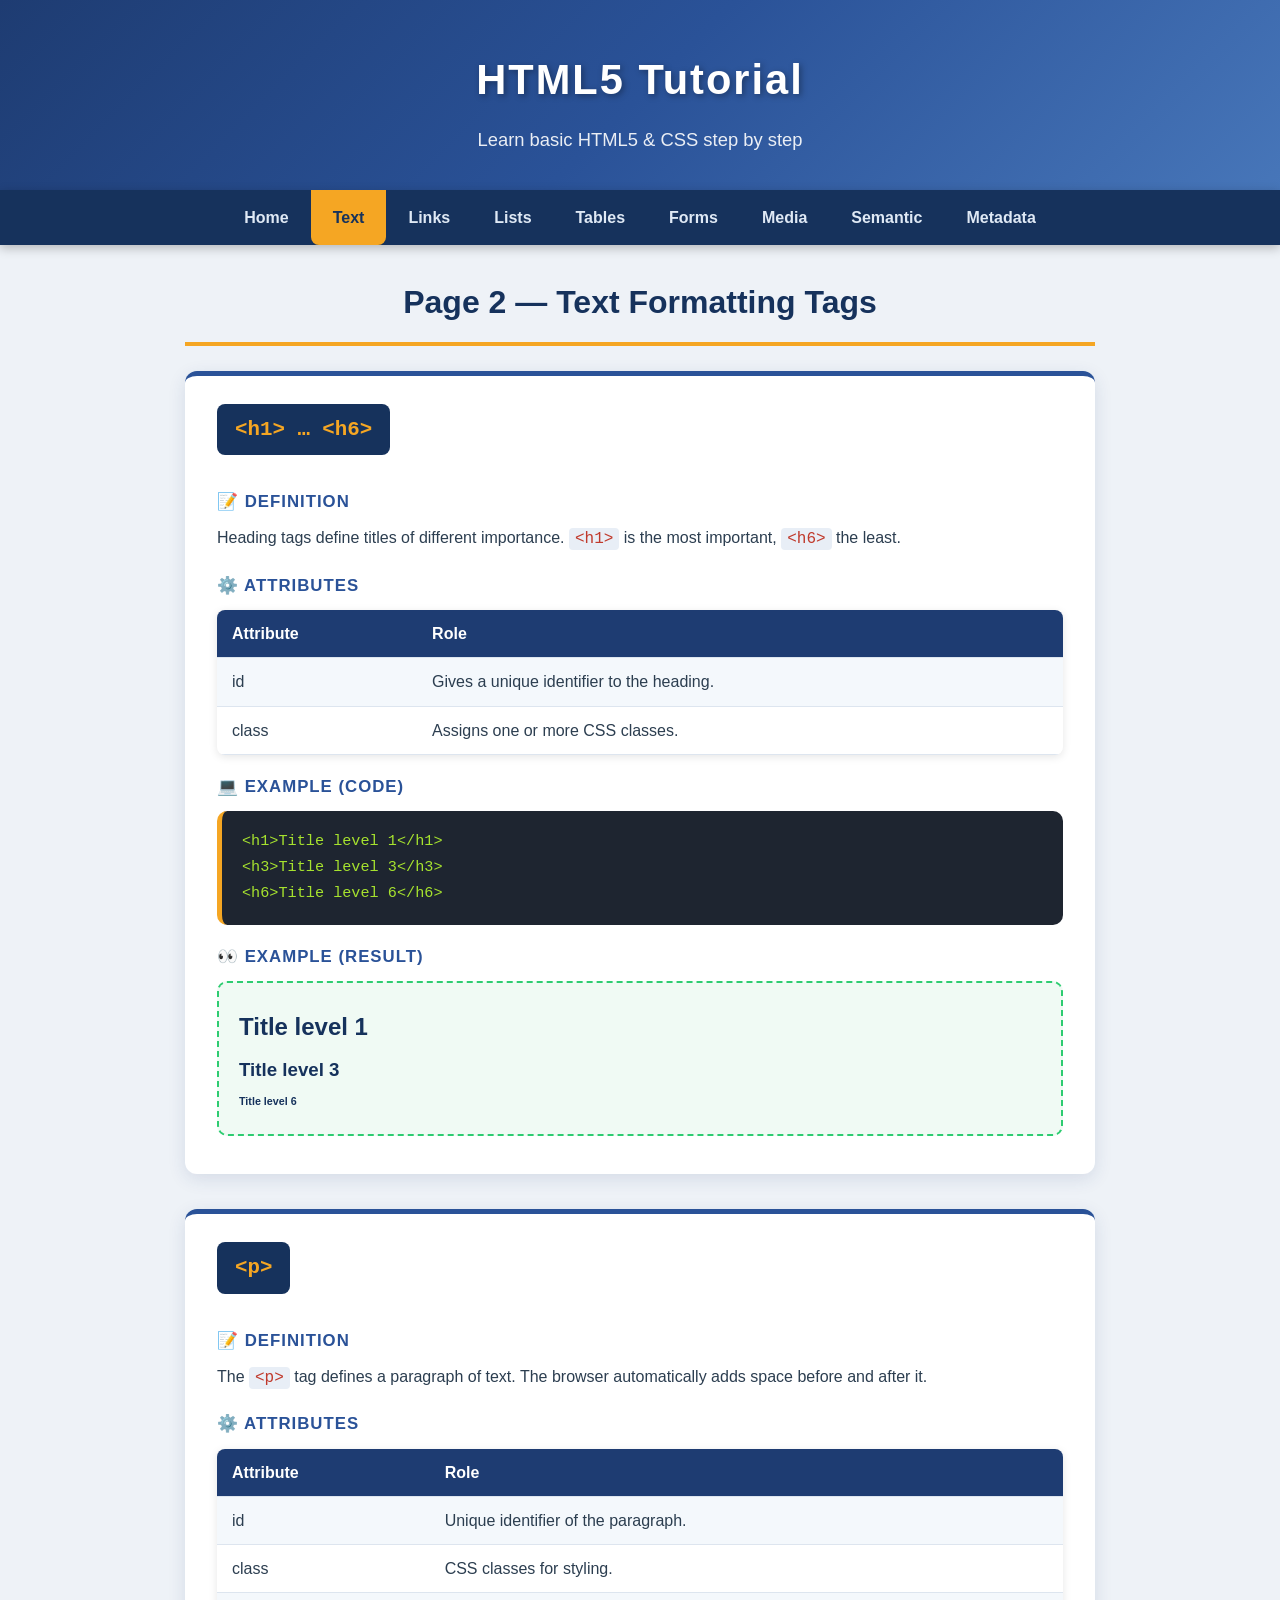
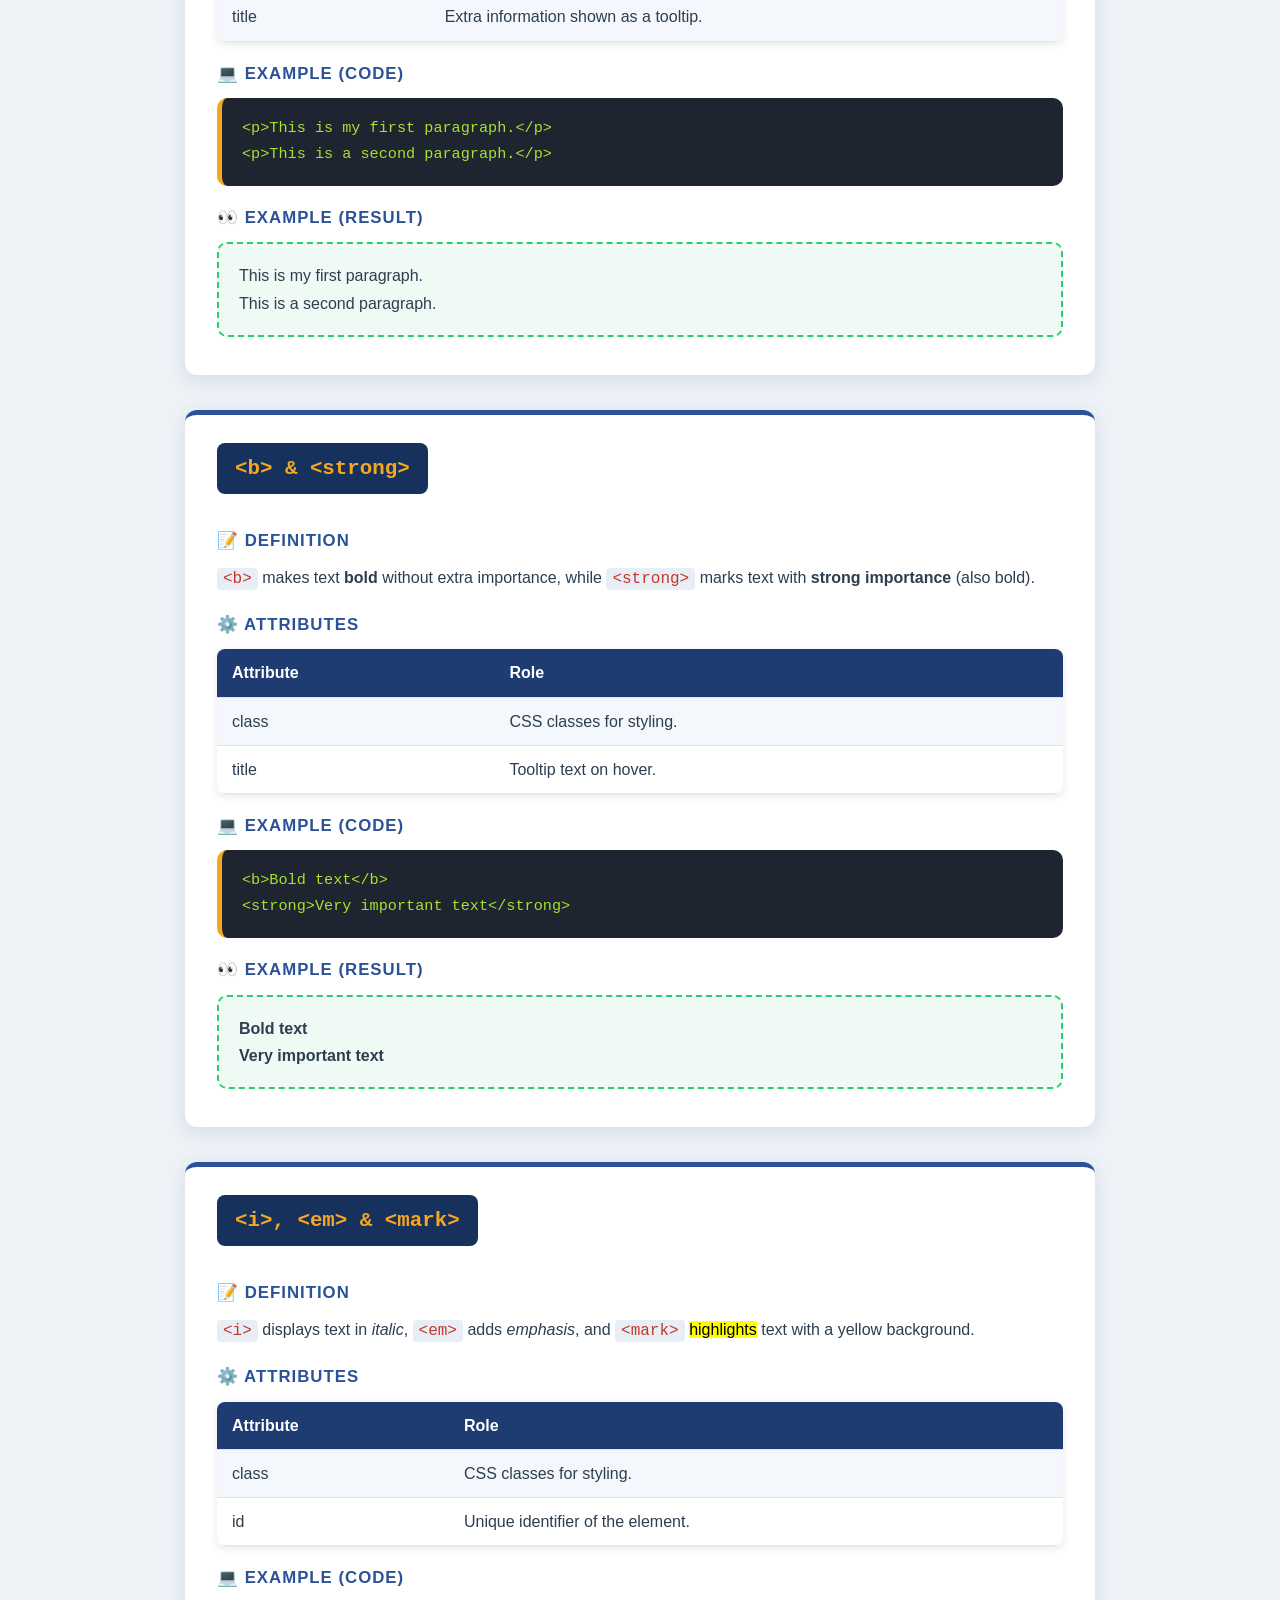
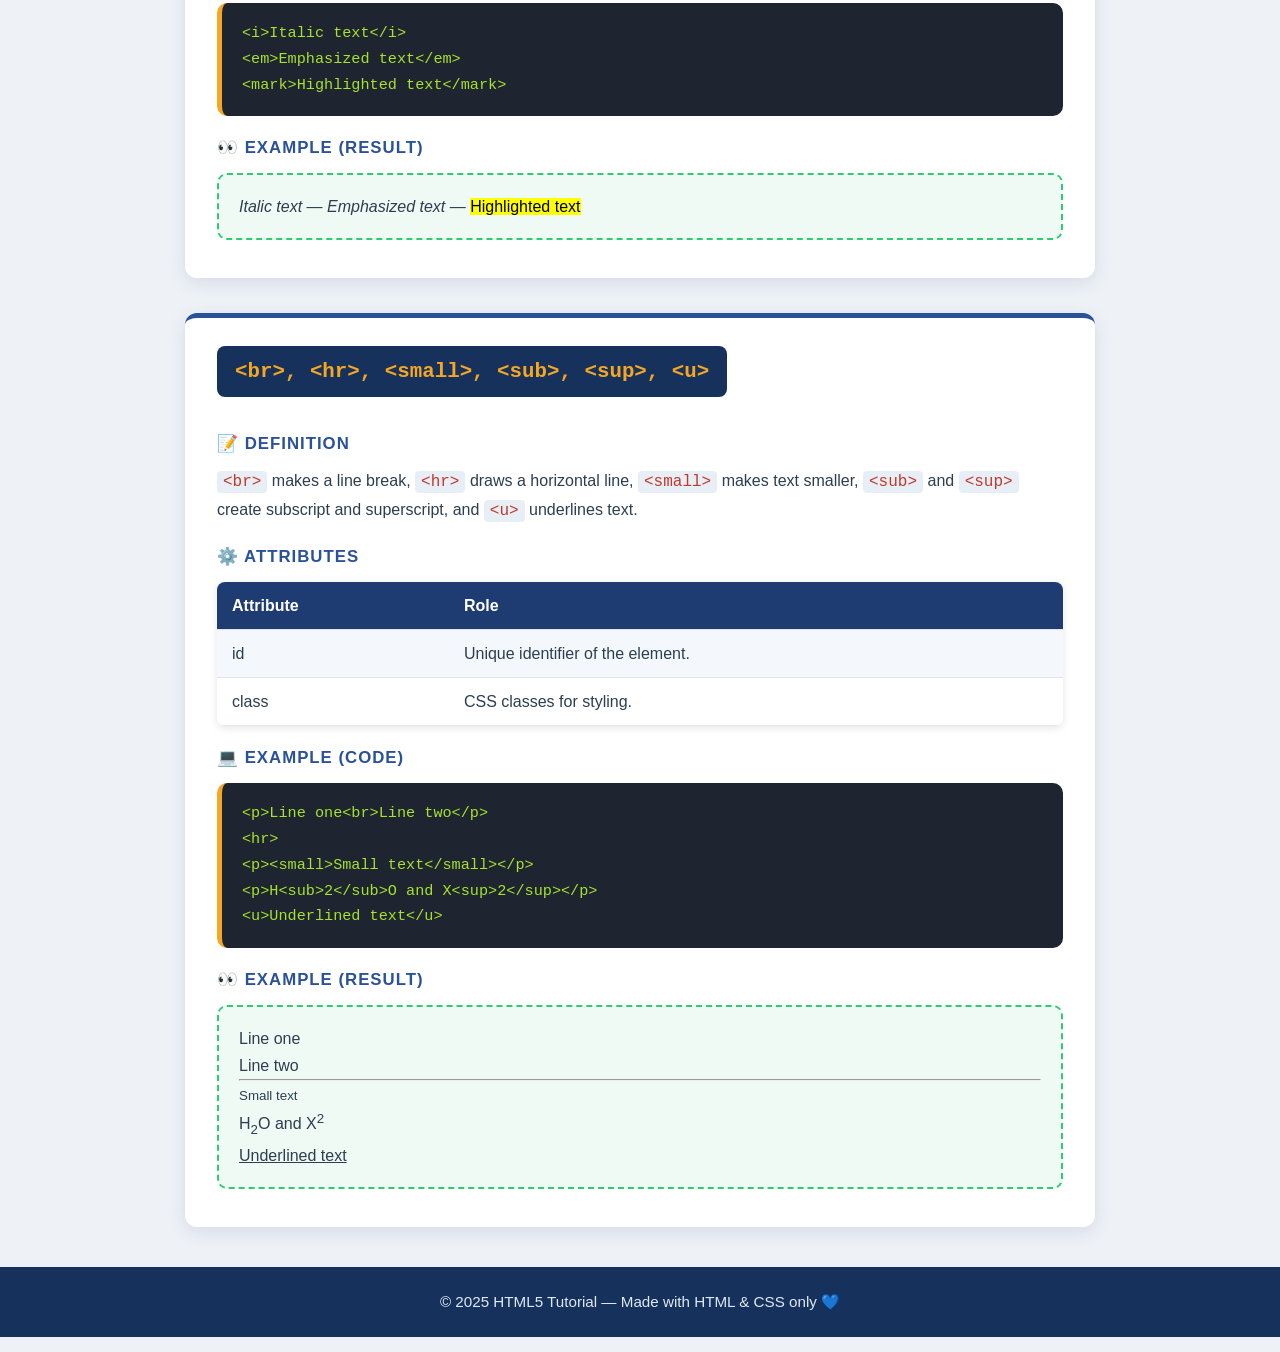
<file: text.html>
<!DOCTYPE html>
<html lang="en">
<head>
    <meta charset="UTF-8">
    <meta name="viewport" content="width=device-width, initial-scale=1.0">
    <title>Text Formatting | HTML5 Tutorial</title>
    <link rel="stylesheet" href="css/style.css">
</head>
<body>

<header>
    <h1>HTML5 Tutorial</h1>
    <p>Learn basic HTML5 &amp; CSS step by step</p>
</header>

<nav>
    <ul>
        <li><a href="index.html">Home</a></li>
        <li><a href="text.html" class="active">Text</a></li>
        <li><a href="links.html">Links</a></li>
        <li><a href="lists.html">Lists</a></li>
        <li><a href="tables.html">Tables</a></li>
        <li><a href="forms.html">Forms</a></li>
        <li><a href="media.html">Media</a></li>
        <li><a href="semantic.html">Semantic</a></li>
        <li><a href="metadata.html">Metadata</a></li>
    </ul>
</nav>

<main>
    <h2 class="page-title">Page 2 — Text Formatting Tags</h2>

    <!-- ===== h1 to h6 ===== -->
    <article class="tag-card">
        <h3 class="tag-name">&lt;h1&gt; … &lt;h6&gt;</h3>

        <h4>📝 Definition</h4>
        <p>Heading tags define titles of different importance.
        <code>&lt;h1&gt;</code> is the most important, <code>&lt;h6&gt;</code> the least.</p>

        <h4>⚙️ Attributes</h4>
        <table>
            <tr><th>Attribute</th><th>Role</th></tr>
            <tr><td>id</td><td>Gives a unique identifier to the heading.</td></tr>
            <tr><td>class</td><td>Assigns one or more CSS classes.</td></tr>
        </table>

        <h4>💻 Example (code)</h4>
        <pre><code>&lt;h1&gt;Title level 1&lt;/h1&gt;
&lt;h3&gt;Title level 3&lt;/h3&gt;
&lt;h6&gt;Title level 6&lt;/h6&gt;</code></pre>

        <h4>👀 Example (result)</h4>
        <div class="result">
            <h1>Title level 1</h1>
            <h3>Title level 3</h3>
            <h6>Title level 6</h6>
        </div>
    </article>

    <!-- ===== p ===== -->
    <article class="tag-card">
        <h3 class="tag-name">&lt;p&gt;</h3>

        <h4>📝 Definition</h4>
        <p>The <code>&lt;p&gt;</code> tag defines a paragraph of text.
        The browser automatically adds space before and after it.</p>

        <h4>⚙️ Attributes</h4>
        <table>
            <tr><th>Attribute</th><th>Role</th></tr>
            <tr><td>id</td><td>Unique identifier of the paragraph.</td></tr>
            <tr><td>class</td><td>CSS classes for styling.</td></tr>
            <tr><td>title</td><td>Extra information shown as a tooltip.</td></tr>
        </table>

        <h4>💻 Example (code)</h4>
        <pre><code>&lt;p&gt;This is my first paragraph.&lt;/p&gt;
&lt;p&gt;This is a second paragraph.&lt;/p&gt;</code></pre>

        <h4>👀 Example (result)</h4>
        <div class="result">
            <p>This is my first paragraph.</p>
            <p>This is a second paragraph.</p>
        </div>
    </article>

    <!-- ===== b / strong ===== -->
    <article class="tag-card">
        <h3 class="tag-name">&lt;b&gt; &amp; &lt;strong&gt;</h3>

        <h4>📝 Definition</h4>
        <p><code>&lt;b&gt;</code> makes text <b>bold</b> without extra importance, while
        <code>&lt;strong&gt;</code> marks text with <strong>strong importance</strong> (also bold).</p>

        <h4>⚙️ Attributes</h4>
        <table>
            <tr><th>Attribute</th><th>Role</th></tr>
            <tr><td>class</td><td>CSS classes for styling.</td></tr>
            <tr><td>title</td><td>Tooltip text on hover.</td></tr>
        </table>

        <h4>💻 Example (code)</h4>
        <pre><code>&lt;b&gt;Bold text&lt;/b&gt;
&lt;strong&gt;Very important text&lt;/strong&gt;</code></pre>

        <h4>👀 Example (result)</h4>
        <div class="result">
            <p><b>Bold text</b><br><strong>Very important text</strong></p>
        </div>
    </article>

    <!-- ===== i / em / mark ===== -->
    <article class="tag-card">
        <h3 class="tag-name">&lt;i&gt;, &lt;em&gt; &amp; &lt;mark&gt;</h3>

        <h4>📝 Definition</h4>
        <p><code>&lt;i&gt;</code> displays text in <i>italic</i>, <code>&lt;em&gt;</code> adds
        <em>emphasis</em>, and <code>&lt;mark&gt;</code> <mark>highlights</mark> text with a yellow background.</p>

        <h4>⚙️ Attributes</h4>
        <table>
            <tr><th>Attribute</th><th>Role</th></tr>
            <tr><td>class</td><td>CSS classes for styling.</td></tr>
            <tr><td>id</td><td>Unique identifier of the element.</td></tr>
        </table>

        <h4>💻 Example (code)</h4>
        <pre><code>&lt;i&gt;Italic text&lt;/i&gt;
&lt;em&gt;Emphasized text&lt;/em&gt;
&lt;mark&gt;Highlighted text&lt;/mark&gt;</code></pre>

        <h4>👀 Example (result)</h4>
        <div class="result">
            <p><i>Italic text</i> — <em>Emphasized text</em> — <mark>Highlighted text</mark></p>
        </div>
    </article>

    <!-- ===== br / hr / small / sub / sup / u ===== -->
    <article class="tag-card">
        <h3 class="tag-name">&lt;br&gt;, &lt;hr&gt;, &lt;small&gt;, &lt;sub&gt;, &lt;sup&gt;, &lt;u&gt;</h3>

        <h4>📝 Definition</h4>
        <p><code>&lt;br&gt;</code> makes a line break, <code>&lt;hr&gt;</code> draws a
        horizontal line, <code>&lt;small&gt;</code> makes text smaller,
        <code>&lt;sub&gt;</code> and <code>&lt;sup&gt;</code> create subscript and
        superscript, and <code>&lt;u&gt;</code> underlines text.</p>

        <h4>⚙️ Attributes</h4>
        <table>
            <tr><th>Attribute</th><th>Role</th></tr>
            <tr><td>id</td><td>Unique identifier of the element.</td></tr>
            <tr><td>class</td><td>CSS classes for styling.</td></tr>
        </table>

        <h4>💻 Example (code)</h4>
        <pre><code>&lt;p&gt;Line one&lt;br&gt;Line two&lt;/p&gt;
&lt;hr&gt;
&lt;p&gt;&lt;small&gt;Small text&lt;/small&gt;&lt;/p&gt;
&lt;p&gt;H&lt;sub&gt;2&lt;/sub&gt;O and X&lt;sup&gt;2&lt;/sup&gt;&lt;/p&gt;
&lt;u&gt;Underlined text&lt;/u&gt;</code></pre>

        <h4>👀 Example (result)</h4>
        <div class="result">
            <p>Line one<br>Line two</p>
            <hr>
            <p><small>Small text</small></p>
            <p>H<sub>2</sub>O and X<sup>2</sup></p>
            <p><u>Underlined text</u></p>
        </div>
    </article>
</main>

<footer>
    <p>© 2025 HTML5 Tutorial — Made with HTML &amp; CSS only 💙</p>
</footer>

</body>
</html>
</file>
<file: css/style.css>
* {
    margin: 0;
    padding: 0;
    box-sizing: border-box;
}

body {
    font-family: 'Segoe UI', Tahoma, Geneva, Verdana, sans-serif;
    background: #eef2f7;
    color: #2c3e50;
    line-height: 1.7;
}

/* ---------- Header (banner) ---------- */
header {
    background: linear-gradient(135deg, #1e3c72, #2a5298, #4776b9);
    color: #fff;
    text-align: center;
    padding: 45px 20px 35px;
    box-shadow: 0 4px 15px rgba(0, 0, 0, 0.25);
}

header h1 {
    font-size: 2.6rem;
    letter-spacing: 2px;
    text-shadow: 2px 2px 6px rgba(0, 0, 0, 0.35);
}

header p {
    font-size: 1.15rem;
    opacity: 0.9;
    margin-top: 8px;
}

/* ---------- Navigation menu ---------- */
nav {
    background: #16325c;
    position: sticky;
    top: 0;
    z-index: 100;
    box-shadow: 0 3px 10px rgba(0, 0, 0, 0.25);
}

nav ul {
    list-style: none;
    display: flex;
    flex-wrap: wrap;
    justify-content: center;
}

nav ul li a {
    display: block;
    color: #dfe9f5;
    text-decoration: none;
    padding: 14px 22px;
    font-weight: 600;
    transition: background 0.3s, color 0.3s;
}

nav ul li a:hover {
    background: #4776b9;
    color: #fff;
}

nav ul li a.active {
    background: #f5a623;
    color: #16325c;
    border-radius: 0 0 8px 8px;
}

/* ---------- Main content ---------- */
main {
    max-width: 950px;
    margin: 30px auto;
    padding: 0 20px;
}

.page-title {
    text-align: center;
    font-size: 2rem;
    color: #16325c;
    margin-bottom: 25px;
    padding-bottom: 12px;
    border-bottom: 4px solid #f5a623;
    display: inline-block;
    width: 100%;
}

/* ---------- Intro card ---------- */
.intro-card {
    background: linear-gradient(135deg, #fdfbf7, #fdeedc);
    border-left: 6px solid #f5a623;
    border-radius: 10px;
    padding: 20px 25px;
    margin-bottom: 30px;
    box-shadow: 0 3px 10px rgba(0, 0, 0, 0.08);
}

.intro-card h3 {
    color: #b06d00;
    margin-bottom: 8px;
}

/* ---------- Tag cards ---------- */
.tag-card {
    background: #fff;
    border-radius: 12px;
    padding: 28px 32px;
    margin-bottom: 35px;
    box-shadow: 0 5px 18px rgba(30, 60, 114, 0.12);
    border-top: 5px solid #2a5298;
    transition: transform 0.25s, box-shadow 0.25s;
}

.tag-card:hover {
    transform: translateY(-4px);
    box-shadow: 0 10px 25px rgba(30, 60, 114, 0.22);
}

.tag-name {
    font-family: 'Courier New', Courier, monospace;
    background: #16325c;
    color: #f5a623;
    display: inline-block;
    padding: 8px 18px;
    border-radius: 8px;
    font-size: 1.3rem;
    margin-bottom: 15px;
}

.tag-card h4 {
    color: #2a5298;
    margin: 18px 0 8px;
    font-size: 1.05rem;
    text-transform: uppercase;
    letter-spacing: 1px;
}

/* ---------- Tables ---------- */
table {
    width: 100%;
    border-collapse: collapse;
    margin: 10px 0;
    border-radius: 8px;
    overflow: hidden;
    box-shadow: 0 2px 8px rgba(0, 0, 0, 0.1);
}

th {
    background: #1e3c72;
    color: #fff;
    text-align: left;
}

th, td {
    padding: 10px 15px;
    border-bottom: 1px solid #dde5ef;
}

tr:nth-child(even) td {
    background: #f4f8fc;
}

tr:hover td {
    background: #e3edf8;
}

/* ---------- Code block ---------- */
pre {
    background: #1e2530;
    color: #a6e22e;
    padding: 18px 20px;
    border-radius: 10px;
    overflow-x: auto;
    margin: 10px 0;
    border-left: 5px solid #f5a623;
    font-size: 0.95rem;
}

code {
    font-family: 'Courier New', Courier, monospace;
    background: #e8eef6;
    color: #c0392b;
    padding: 2px 6px;
    border-radius: 4px;
}

pre code {
    background: transparent;
    color: inherit;
    padding: 0;
}

/* ---------- Result box ---------- */
.result {
    background: #f0faf4;
    border: 2px dashed #2ecc71;
    border-radius: 10px;
    padding: 18px 20px;
    margin: 10px 0;
}

.result h1, .result h2, .result h3,
.result h4, .result h5, .result h6 {
    color: #16325c;
    margin: 6px 0;
}

.note {
    color: #b06d00;
    font-size: 0.9rem;
    margin-top: 10px;
}

/* ---------- Images & media ---------- */
img, video, audio, iframe {
    max-width: 100%;
    border-radius: 8px;
}

figure {
    text-align: center;
}

figcaption {
    font-style: italic;
    color: #666;
    font-size: 0.9rem;
    margin-top: 6px;
}

/* ---------- Form fields in results ---------- */
.result input, .result textarea, .result select, .result button {
    font-family: inherit;
    font-size: 1rem;
    padding: 8px 12px;
    border: 2px solid #2a5298;
    border-radius: 6px;
    margin-top: 4px;
}

.result input:focus, .result textarea:focus, .result select:focus {
    outline: none;
    border-color: #f5a623;
    box-shadow: 0 0 5px rgba(245, 166, 35, 0.6);
}

.result button {
    background: #2a5298;
    color: #fff;
    cursor: pointer;
    transition: background 0.3s;
}

.result button:hover {
    background: #f5a623;
    color: #16325c;
}

/* ---------- Footer ---------- */
footer {
    background: #16325c;
    color: #dfe9f5;
    text-align: center;
    padding: 22px;
    margin-top: 40px;
    font-size: 0.95rem;
}

/* ---------- Responsive ---------- */
@media (max-width: 600px) {
    header h1 {
        font-size: 1.8rem;
    }

    nav ul li a {
        padding: 10px 12px;
        font-size: 0.85rem;
    }

    .tag-card {
        padding: 20px;
    }
}
</file>
